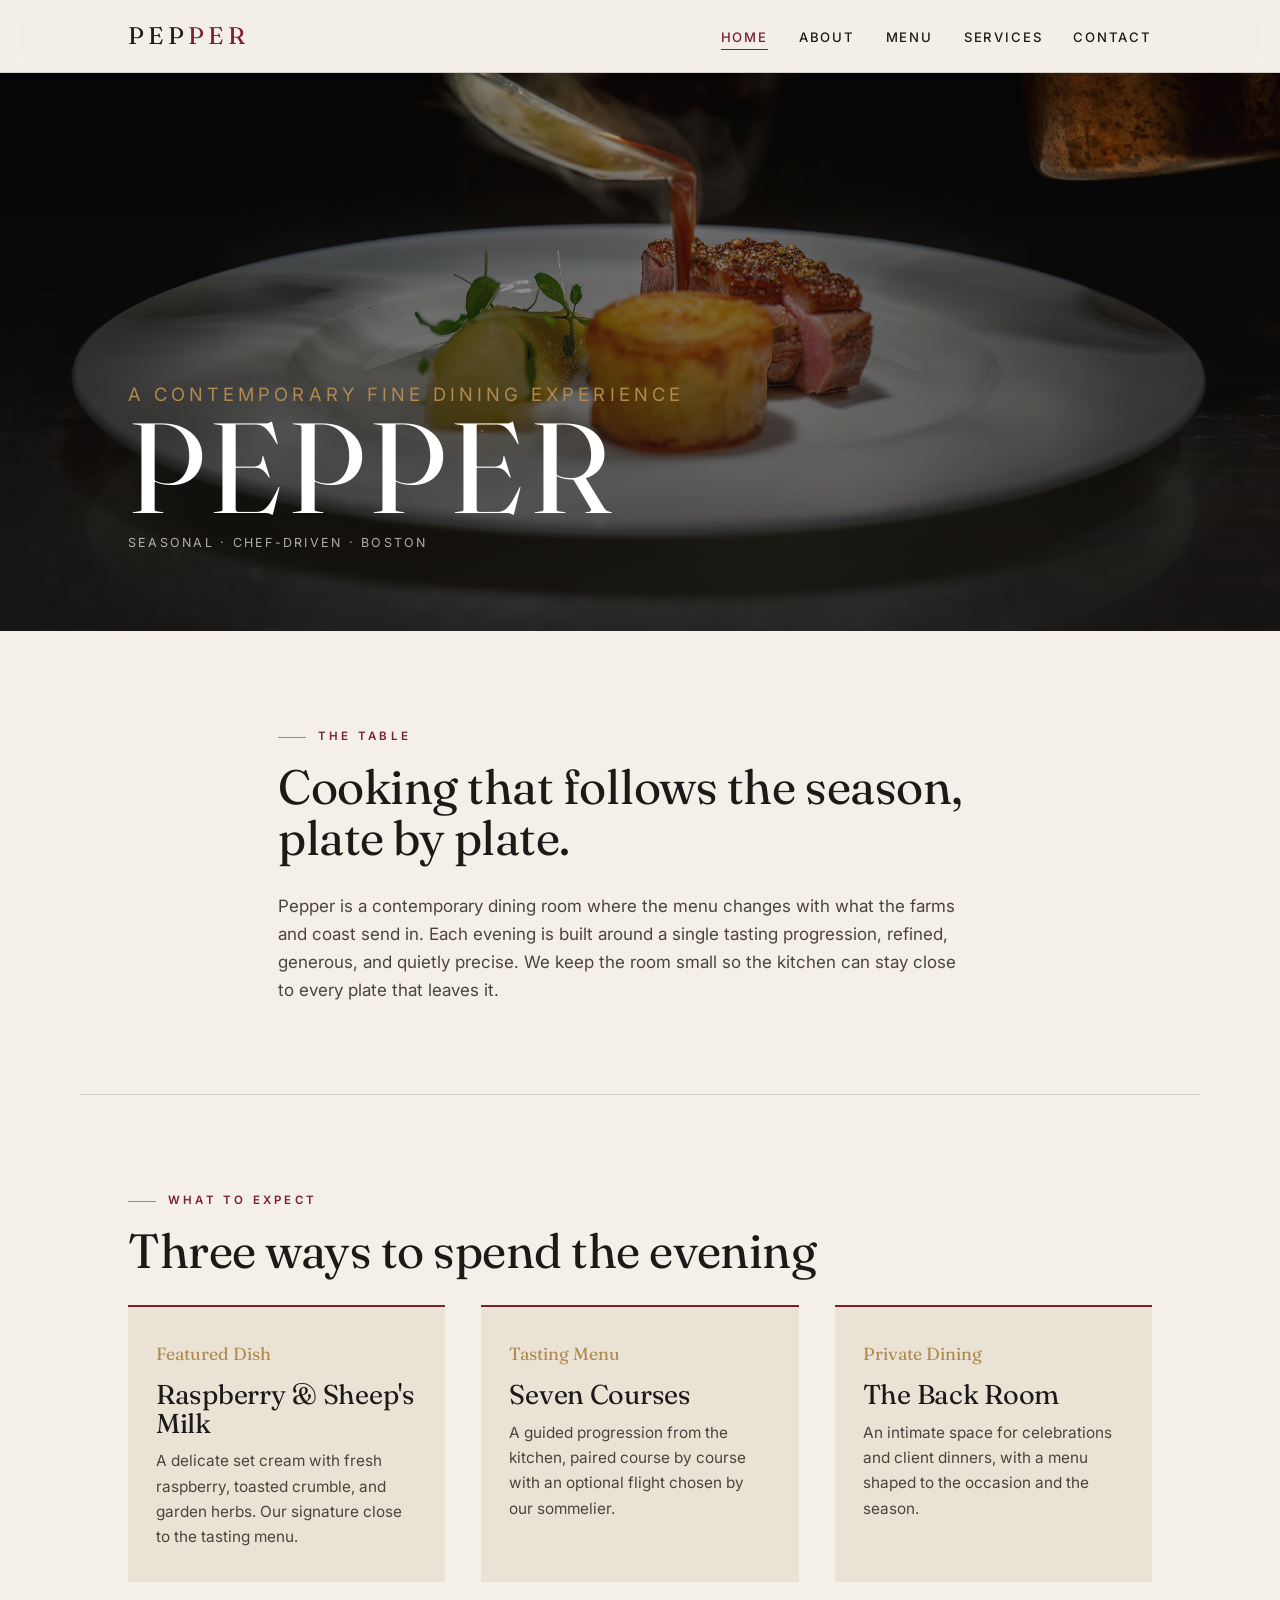
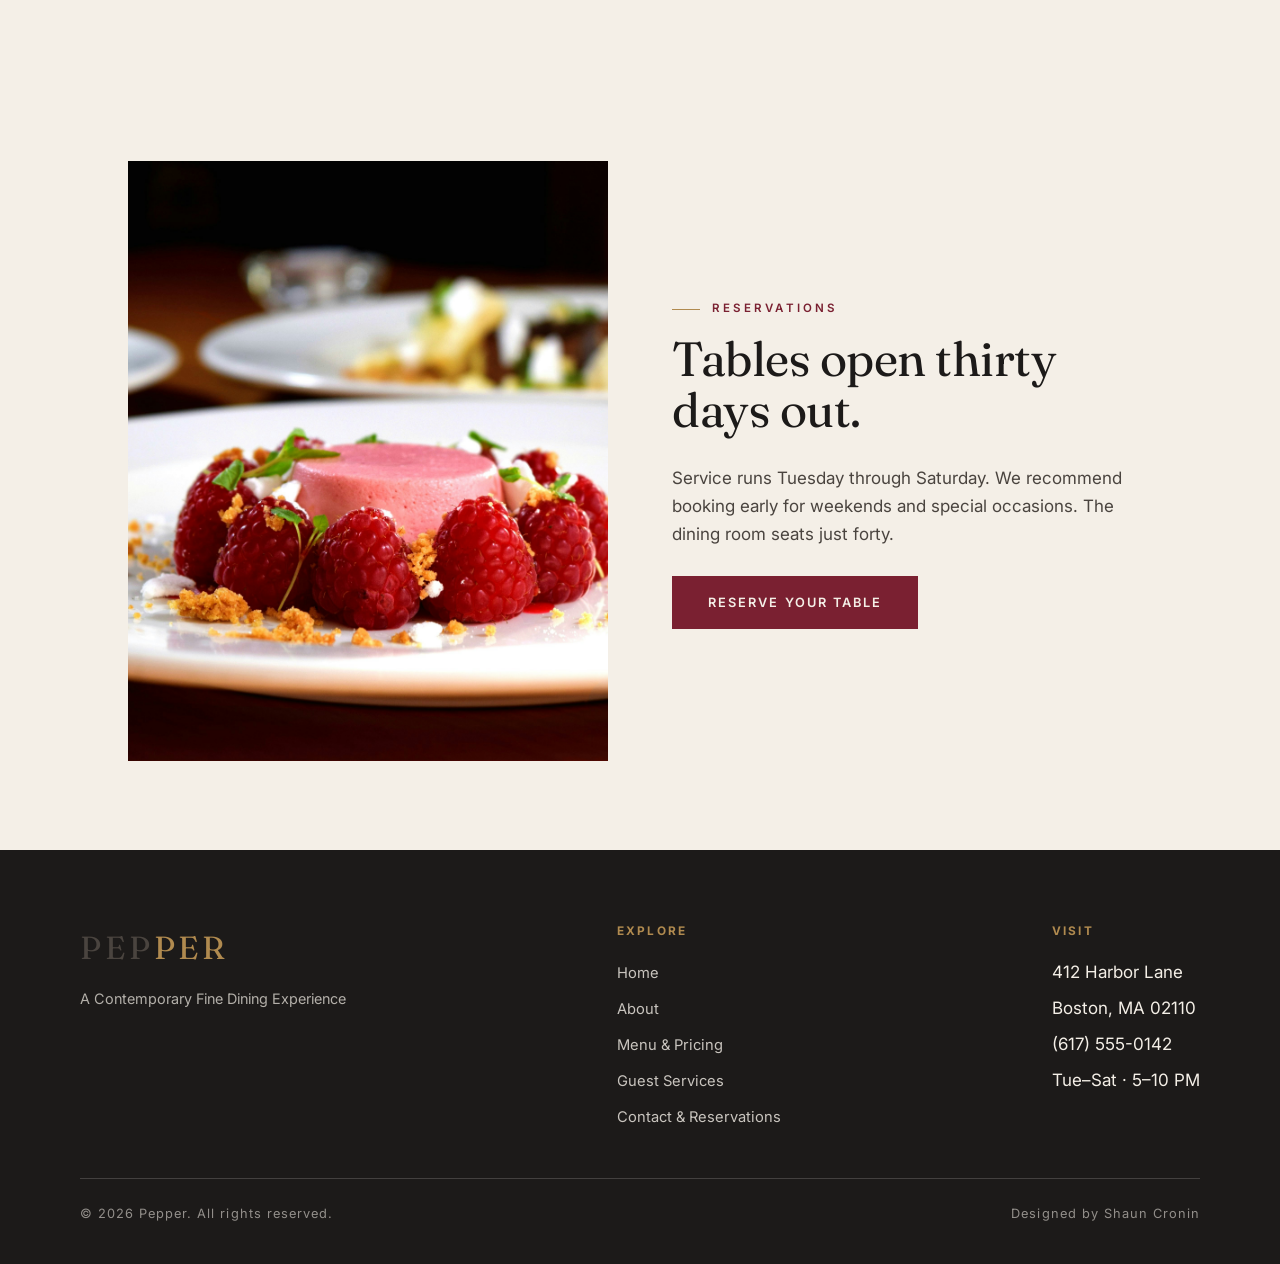
<file: index.html>
<!DOCTYPE html>
<html lang="en">
<head>
  <meta charset="UTF-8">
  <meta name="viewport" content="width=device-width, initial-scale=1.0">
  <meta name="description" content="Pepper, a contemporary fine dining experience built around seasonal ingredients and chef-driven tasting menus.">
  <title>Pepper | Contemporary Fine Dining</title>
  <link rel="preconnect" href="https://fonts.googleapis.com">
  <link rel="preconnect" href="https://fonts.gstatic.com" crossorigin>
  <link href="https://fonts.googleapis.com/css2?family=Fraunces:opsz,wght@9..144,400;9..144,500&family=Inter:wght@400;500;600&display=swap" rel="stylesheet">
  <link rel="stylesheet" href="css/styles.css">
</head>
<body>

  <!-- HEADER + NAV (consistent across all pages) -->
  <header class="site-head">
    <nav class="nav-inner" aria-label="Primary">
      <a href="index.html" class="brand-mark">Pep<span>per</span></a>
      <ul class="nav-menu">
        <li><a href="index.html" aria-current="page">Home</a></li>
        <li><a href="about.html">About</a></li>
        <li><a href="menu.html">Menu</a></li>
        <li><a href="services.html">Services</a></li>
        <li><a href="contact.html">Contact</a></li>
      </ul>
    </nav>
  </header>

  <main>
    <!-- HERO BANNER -->
    <section class="banner" aria-label="Welcome to Pepper">
      <div class="banner-inner">
        <p class="banner-sub rise">A Contemporary Fine Dining Experience</p>
        <h1 class="banner-title rise rise-2">Pepper</h1>
        <p class="banner-byline rise rise-3">Seasonal · Chef-Driven · Boston</p>
      </div>
    </section>

    <!-- INTRODUCTION -->
    <section class="wrap wrap--tight" aria-labelledby="intro-h">
      <p class="eyebrow">The Table</p>
      <h2 id="intro-h">Cooking that follows the season, plate by plate.</h2>
      <p>Pepper is a contemporary dining room where the menu changes with what the
        farms and coast send in. Each evening is built around a single tasting
        progression, refined, generous, and quietly precise. We keep the room
        small so the kitchen can stay close to every plate that leaves it.</p>
    </section>

    <hr class="divider">

    <!-- FEATURED EXPERIENCES -->
    <section class="wrap" aria-labelledby="feat-h">
      <p class="eyebrow">What to Expect</p>
      <h2 id="feat-h">Three ways to spend the evening</h2>
      <ul class="cards">
        <li class="card">
          <span class="card-num">Featured Dish</span>
          <h3>Raspberry &amp; Sheep's Milk</h3>
          <p>A delicate set cream with fresh raspberry, toasted crumble, and
            garden herbs. Our signature close to the tasting menu.</p>
        </li>
        <li class="card">
          <span class="card-num">Tasting Menu</span>
          <h3>Seven Courses</h3>
          <p>A guided progression from the kitchen, paired course by course with
            an optional flight chosen by our sommelier.</p>
        </li>
        <li class="card">
          <span class="card-num">Private Dining</span>
          <h3>The Back Room</h3>
          <p>An intimate space for celebrations and client dinners, with a menu
            shaped to the occasion and the season.</p>
        </li>
      </ul>
    </section>

    <!-- FEATURED IMAGE + CTA -->
    <section class="wrap" aria-labelledby="cta-h">
      <div class="split">
        <figure class="split-media">
          <img src="images/dessert-raspberry.jpg"
               alt="Raspberry set cream dessert ringed with fresh raspberries and herbs on a white plate">
        </figure>
        <div>
          <p class="eyebrow">Reservations</p>
          <h2 id="cta-h">Tables open thirty days out.</h2>
          <p>Service runs Tuesday through Saturday. We recommend booking early for
            weekends and special occasions. The dining room seats just forty.</p>
          <p style="margin-top:1.75rem;">
            <a href="contact.html" class="btn">Reserve Your Table</a>
          </p>
        </div>
      </div>
    </section>
  </main>

  <!-- FOOTER (consistent across all pages) -->
  <footer class="site-foot">
    <div class="foot-inner">
      <div>
        <p class="foot-brand">Pep<span>per</span></p>
        <p style="color:rgba(244,239,231,.7); margin-top:.75rem; font-size:.9rem;">
          A Contemporary Fine Dining Experience</p>
      </div>
      <div class="foot-col">
        <h4>Explore</h4>
        <ul>
          <li><a href="index.html">Home</a></li>
          <li><a href="about.html">About</a></li>
          <li><a href="menu.html">Menu &amp; Pricing</a></li>
          <li><a href="services.html">Guest Services</a></li>
          <li><a href="contact.html">Contact &amp; Reservations</a></li>
        </ul>
      </div>
      <div class="foot-col">
        <h4>Visit</h4>
        <ul>
          <li>412 Harbor Lane</li>
          <li>Boston, MA 02110</li>
          <li>(617) 555-0142</li>
          <li>Tue–Sat · 5–10 PM</li>
        </ul>
      </div>
    </div>
    <div class="foot-base">
      <span>&copy; 2026 Pepper. All rights reserved.</span>
      <span>Designed by Shaun Cronin</span>
    </div>
  </footer>

</body>
</html>
</file>
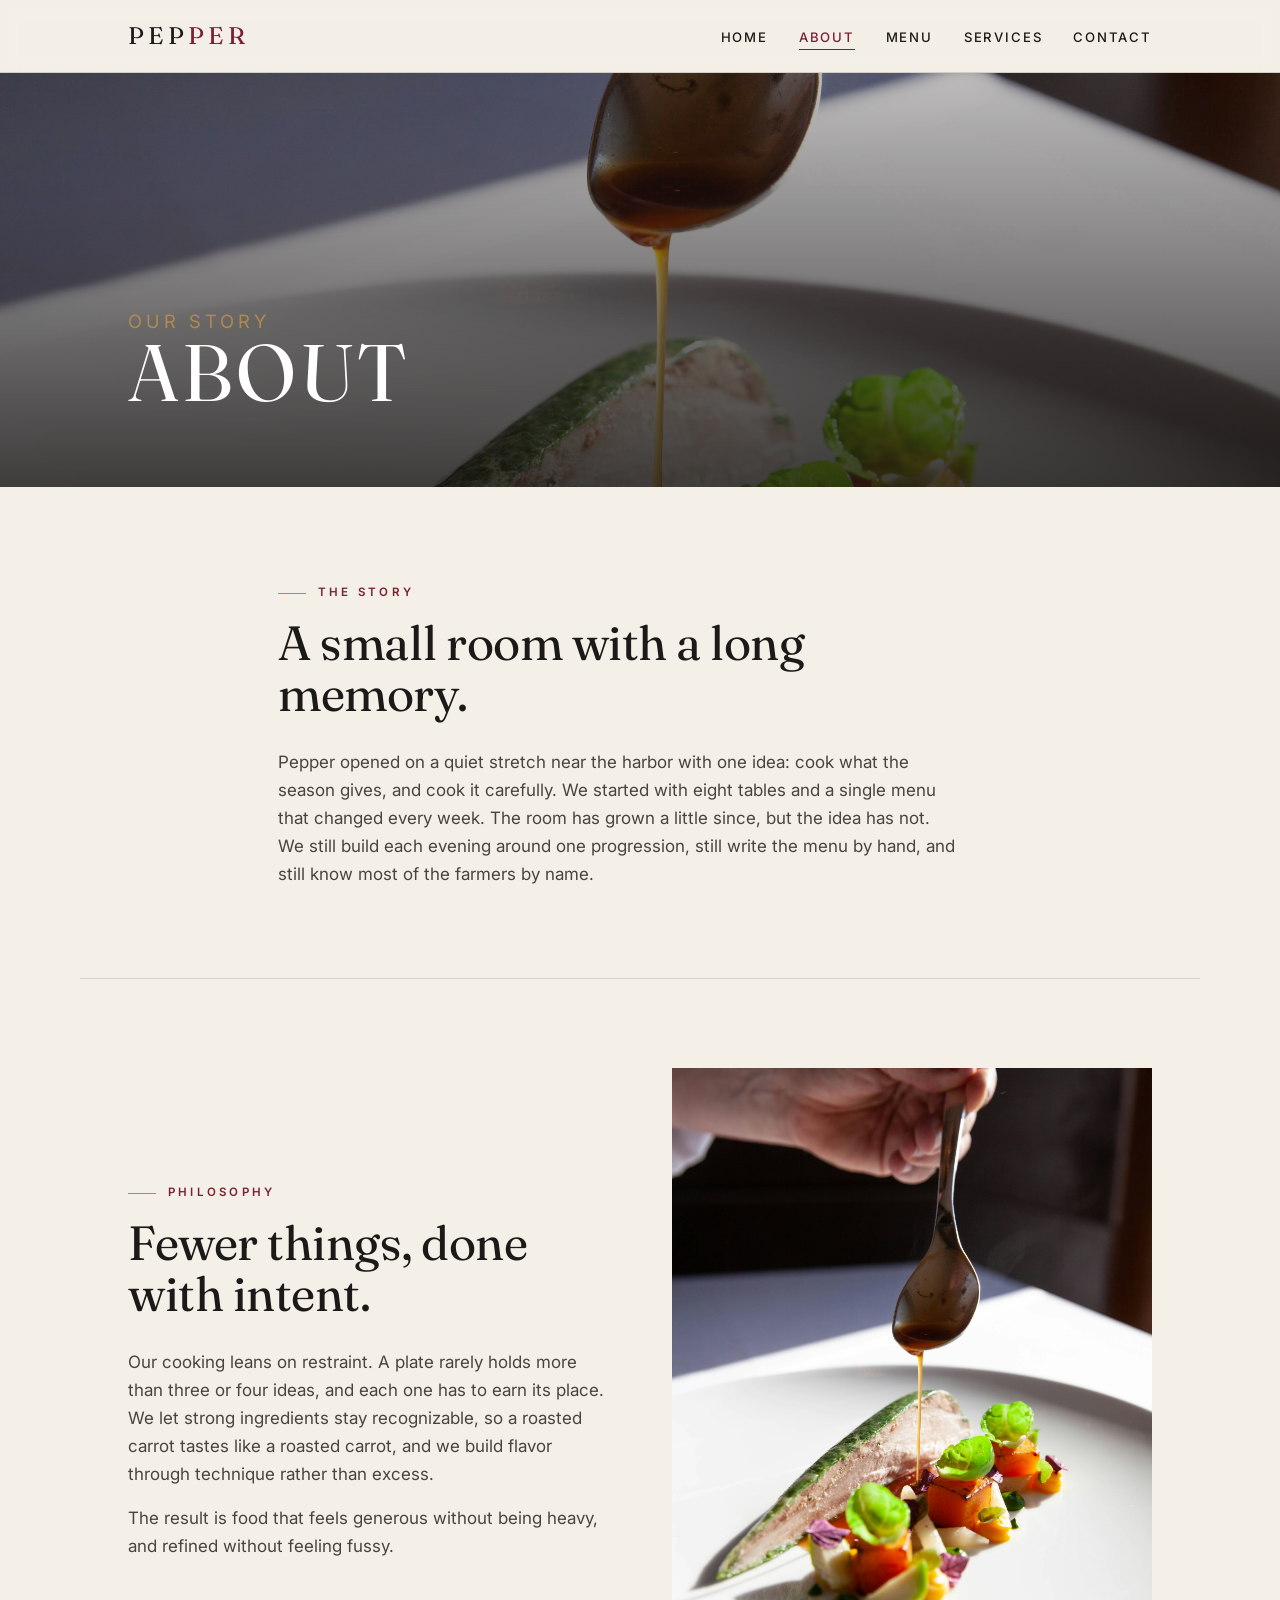
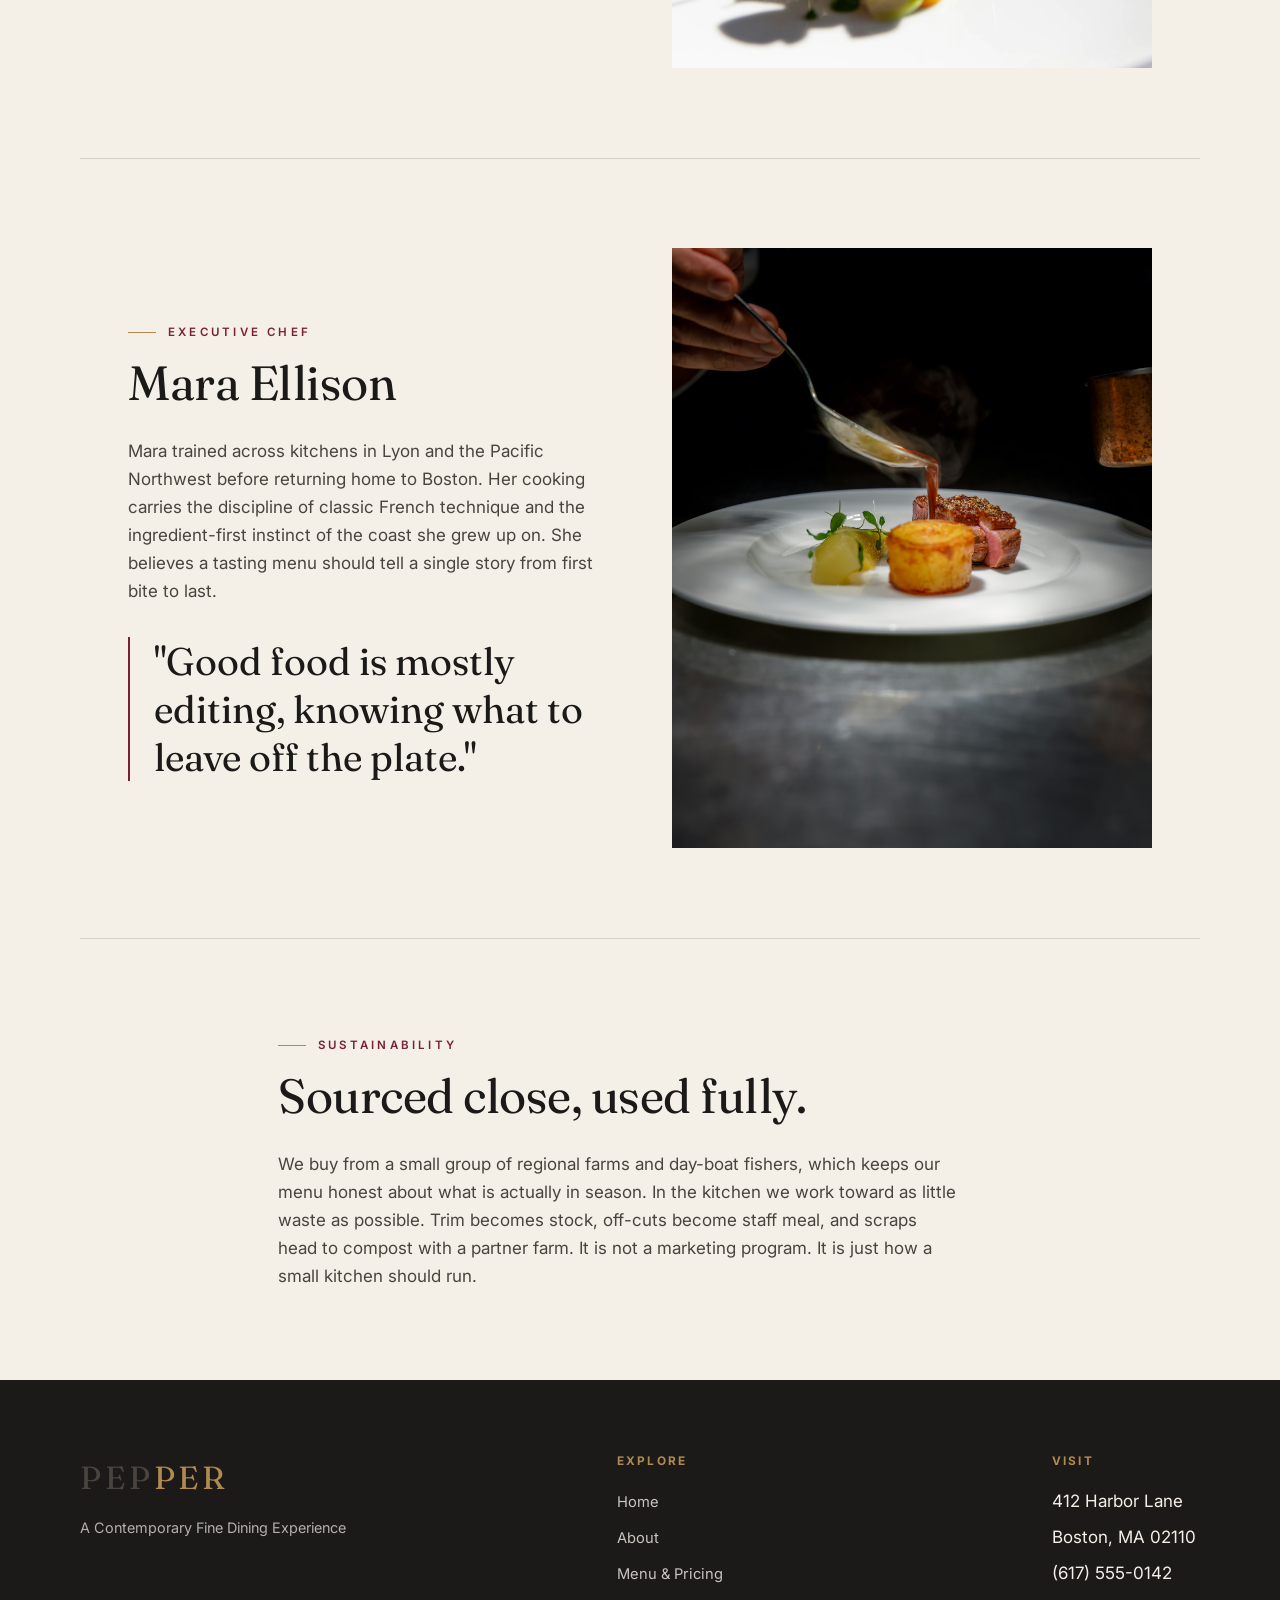
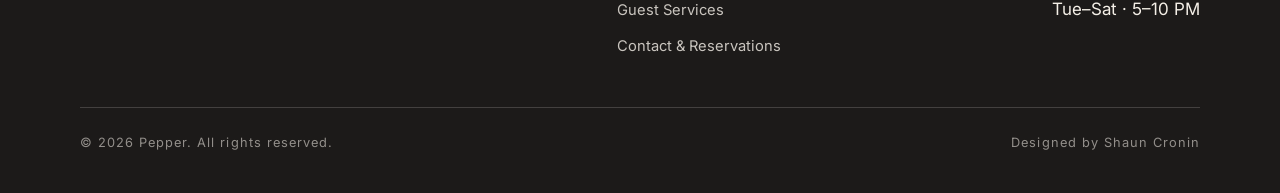
<file: about.html>
<!DOCTYPE html>
<html lang="en">
<head>
  <meta charset="UTF-8">
  <meta name="viewport" content="width=device-width, initial-scale=1.0">
  <meta name="description" content="The story behind Pepper, our culinary philosophy, executive chef, and commitment to seasonal, responsibly sourced ingredients.">
  <title>About | Pepper Fine Dining</title>
  <link rel="preconnect" href="https://fonts.googleapis.com">
  <link rel="preconnect" href="https://fonts.gstatic.com" crossorigin>
  <link href="https://fonts.googleapis.com/css2?family=Fraunces:opsz,wght@9..144,400;9..144,500&family=Inter:wght@400;500;600&display=swap" rel="stylesheet">
  <link rel="stylesheet" href="css/styles.css">
</head>
<body>

  <header class="site-head">
    <nav class="nav-inner" aria-label="Primary">
      <a href="index.html" class="brand-mark">Pep<span>per</span></a>
      <ul class="nav-menu">
        <li><a href="index.html">Home</a></li>
        <li><a href="about.html" aria-current="page">About</a></li>
        <li><a href="menu.html">Menu</a></li>
        <li><a href="services.html">Services</a></li>
        <li><a href="contact.html">Contact</a></li>
      </ul>
    </nav>
  </header>

  <main>
    <!-- PAGE BANNER -->
    <section class="banner banner--page banner--about" aria-label="About Pepper">
      <div class="banner-inner">
        <p class="banner-sub rise">Our Story</p>
        <h1 class="banner-title rise rise-2">About</h1>
      </div>
    </section>

    <!-- RESTAURANT STORY -->
    <section class="wrap wrap--tight" aria-labelledby="story-h">
      <p class="eyebrow">The Story</p>
      <h2 id="story-h">A small room with a long memory.</h2>
      <p>Pepper opened on a quiet stretch near the harbor with one idea: cook what
        the season gives, and cook it carefully. We started with eight tables and a
        single menu that changed every week. The room has grown a little since, but
        the idea has not. We still build each evening around one progression, still
        write the menu by hand, and still know most of the farmers by name.</p>
    </section>

    <hr class="divider">

    <!-- CULINARY PHILOSOPHY -->
    <section class="wrap" aria-labelledby="phil-h">
      <div class="split split--reverse">
        <figure class="split-media">
          <img src="images/chef-saucing.jpg"
               alt="A chef finishing a plate of fish with a spooned sauce and brussels sprout leaves">
        </figure>
        <div>
          <p class="eyebrow">Philosophy</p>
          <h2 id="phil-h">Fewer things, done with intent.</h2>
          <p>Our cooking leans on restraint. A plate rarely holds more than three or
            four ideas, and each one has to earn its place. We let strong ingredients
            stay recognizable, so a roasted carrot tastes like a roasted carrot, and
            we build flavor through technique rather than excess.</p>
          <p style="margin-top:1rem;">The result is food that feels generous without
            being heavy, and refined without feeling fussy.</p>
        </div>
      </div>
    </section>

    <hr class="divider">

    <!-- EXECUTIVE CHEF -->
    <section class="wrap" aria-labelledby="chef-h">
      <div class="split">
        <article>
          <p class="eyebrow">Executive Chef</p>
          <h2 id="chef-h">Mara Ellison</h2>
          <p>Mara trained across kitchens in Lyon and the Pacific Northwest before
            returning home to Boston. Her cooking carries the discipline of classic
            French technique and the ingredient-first instinct of the coast she grew
            up on. She believes a tasting menu should tell a single story from first
            bite to last.</p>
          <aside class="pullquote" style="margin-top:2rem;">
            "Good food is mostly editing, knowing what to leave off the plate."
          </aside>
        </article>
        <figure class="split-media">
          <img src="images/hero-plating.jpg"
               alt="A finished plate of seared meat, potato, and herbs being sauced at the pass">
          <figcaption>At the pass during evening service</figcaption>
        </figure>
      </div>
    </section>

    <hr class="divider">

    <!-- SUSTAINABILITY -->
    <section class="wrap wrap--tight" aria-labelledby="sus-h">
      <p class="eyebrow">Sustainability</p>
      <h2 id="sus-h">Sourced close, used fully.</h2>
      <p>We buy from a small group of regional farms and day-boat fishers, which
        keeps our menu honest about what is actually in season. In the kitchen we
        work toward as little waste as possible. Trim becomes stock, off-cuts become
        staff meal, and scraps head to compost with a partner farm. It is not a
        marketing program. It is just how a small kitchen should run.</p>
    </section>
  </main>

  <footer class="site-foot">
    <div class="foot-inner">
      <div>
        <p class="foot-brand">Pep<span>per</span></p>
        <p style="color:rgba(244,239,231,.7); margin-top:.75rem; font-size:.9rem;">
          A Contemporary Fine Dining Experience</p>
      </div>
      <div class="foot-col">
        <h4>Explore</h4>
        <ul>
          <li><a href="index.html">Home</a></li>
          <li><a href="about.html">About</a></li>
          <li><a href="menu.html">Menu &amp; Pricing</a></li>
          <li><a href="services.html">Guest Services</a></li>
          <li><a href="contact.html">Contact &amp; Reservations</a></li>
        </ul>
      </div>
      <div class="foot-col">
        <h4>Visit</h4>
        <ul>
          <li>412 Harbor Lane</li>
          <li>Boston, MA 02110</li>
          <li>(617) 555-0142</li>
          <li>Tue–Sat · 5–10 PM</li>
        </ul>
      </div>
    </div>
    <div class="foot-base">
      <span>&copy; 2026 Pepper. All rights reserved.</span>
      <span>Designed by Shaun Cronin</span>
    </div>
  </footer>

</body>
</html>
</file>
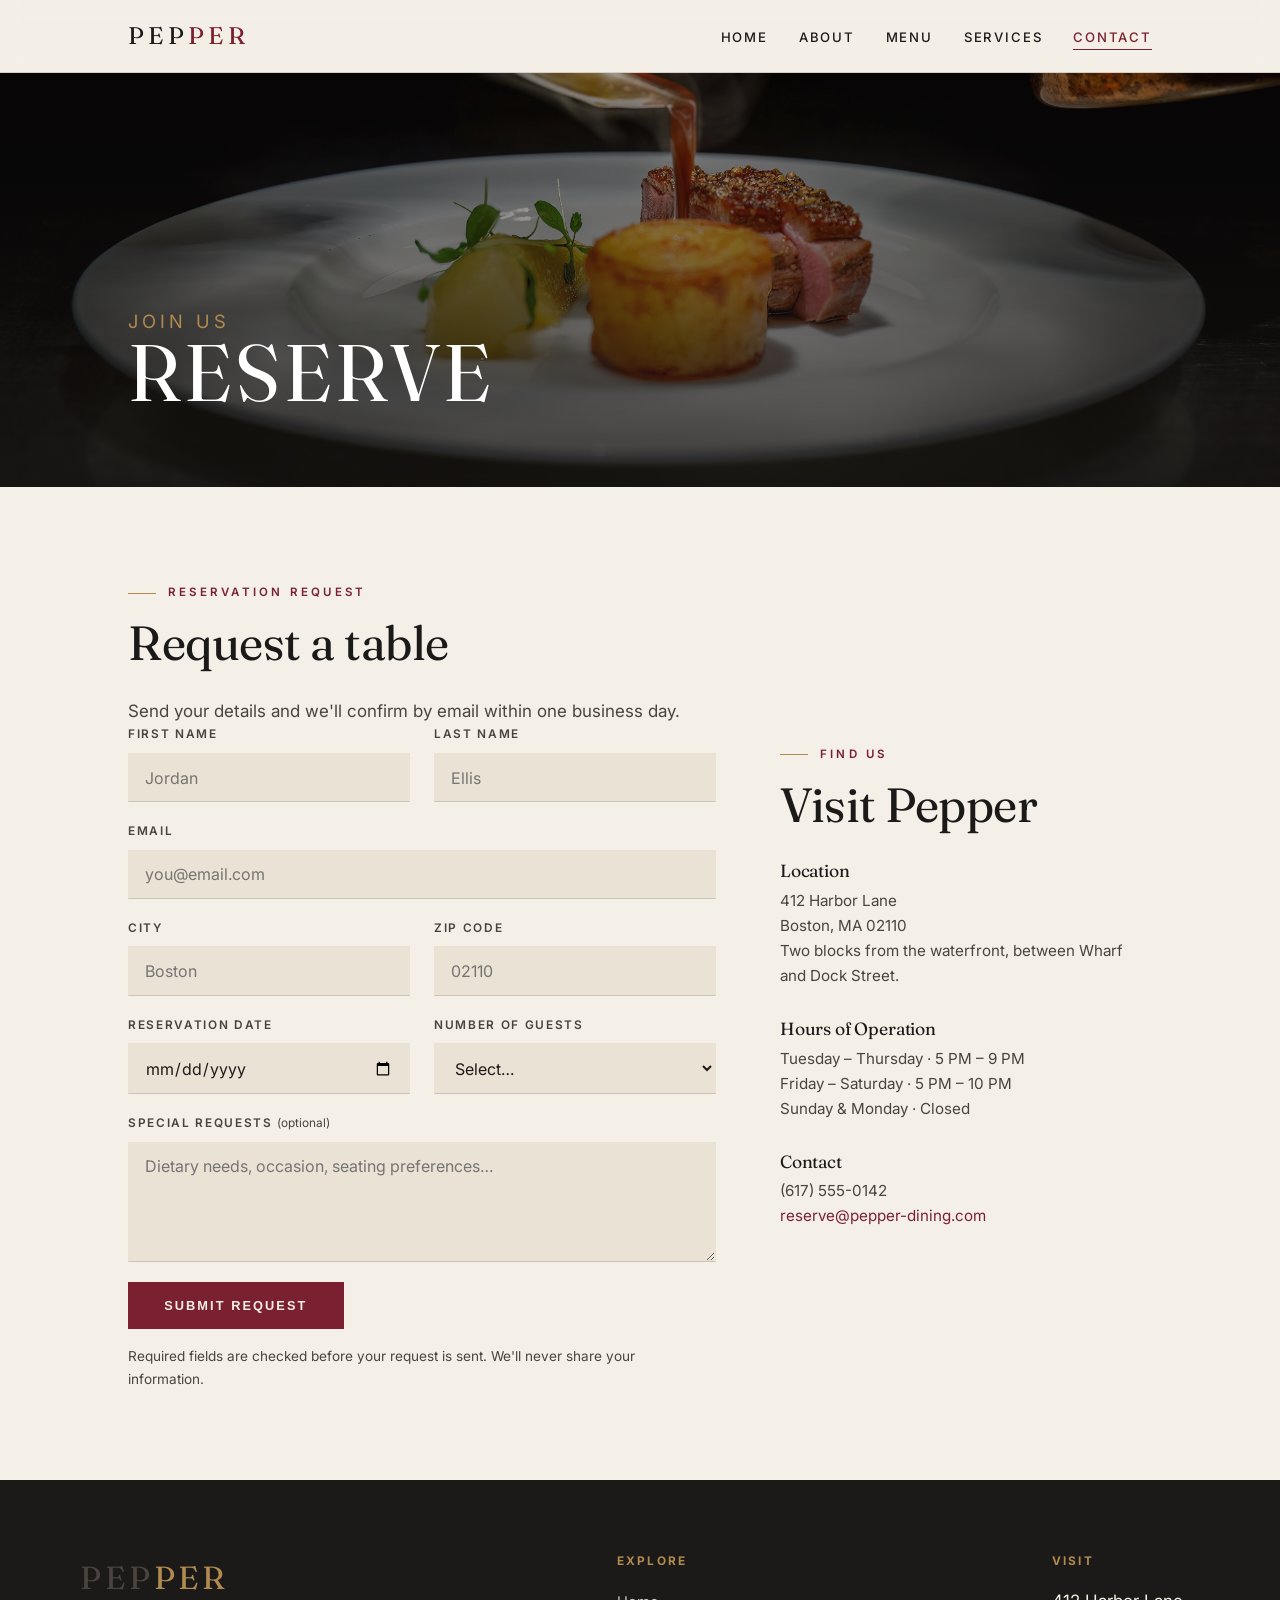
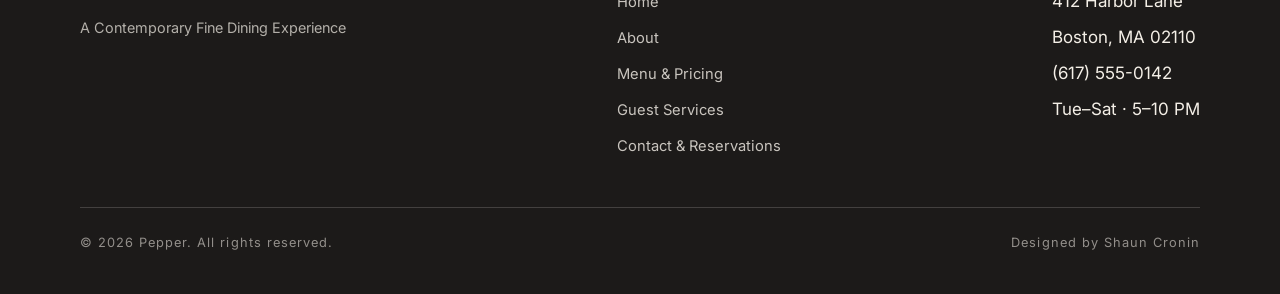
<file: contact.html>
<!DOCTYPE html>
<html lang="en">
<head>
  <meta charset="UTF-8">
  <meta name="viewport" content="width=device-width, initial-scale=1.0">
  <meta name="description" content="Request a reservation at Pepper. Find our location, hours of operation, and submit special requests.">
  <title>Contact &amp; Reservations | Pepper Fine Dining</title>
  <link rel="preconnect" href="https://fonts.googleapis.com">
  <link rel="preconnect" href="https://fonts.gstatic.com" crossorigin>
  <link href="https://fonts.googleapis.com/css2?family=Fraunces:opsz,wght@9..144,400;9..144,500&family=Inter:wght@400;500;600&display=swap" rel="stylesheet">
  <link rel="stylesheet" href="css/styles.css">
</head>
<body>

  <header class="site-head">
    <nav class="nav-inner" aria-label="Primary">
      <a href="index.html" class="brand-mark">Pep<span>per</span></a>
      <ul class="nav-menu">
        <li><a href="index.html">Home</a></li>
        <li><a href="about.html">About</a></li>
        <li><a href="menu.html">Menu</a></li>
        <li><a href="services.html">Services</a></li>
        <li><a href="contact.html" aria-current="page">Contact</a></li>
      </ul>
    </nav>
  </header>

  <main>
    <section class="banner banner--page banner--contact" aria-label="Contact and reservations">
      <div class="banner-inner">
        <p class="banner-sub rise">Join Us</p>
        <h1 class="banner-title rise rise-2">Reserve</h1>
      </div>
    </section>

    <section class="wrap" aria-labelledby="form-h">
      <div class="split">
        <!-- RESERVATION FORM -->
        <article>
          <p class="eyebrow">Reservation Request</p>
          <h2 id="form-h">Request a table</h2>
          <p>Send your details and we'll confirm by email within one business day.</p>

          <!-- Native HTML5 validation: required, type, pattern, minlength, min -->
          <form id="reservation-form" class="form-grid">
            <div class="field">
              <label for="firstName">First Name</label>
              <input type="text" id="firstName" name="firstName" autocomplete="given-name"
                     required minlength="2" maxlength="40"
                     placeholder="Jordan">
            </div>
            <div class="field">
              <label for="lastName">Last Name</label>
              <input type="text" id="lastName" name="lastName" autocomplete="family-name"
                     required minlength="2" maxlength="40"
                     placeholder="Ellis">
            </div>
            <div class="field field--full">
              <label for="email">Email</label>
              <input type="email" id="email" name="email" autocomplete="email"
                     required placeholder="you@email.com">
            </div>
            <div class="field">
              <label for="city">City</label>
              <input type="text" id="city" name="city" autocomplete="address-level2"
                     required minlength="2" maxlength="60" placeholder="Boston">
            </div>
            <div class="field">
              <label for="zip">Zip Code</label>
              <input type="text" id="zip" name="zip" autocomplete="postal-code"
                     inputmode="numeric" required
                     pattern="\d{5}(-\d{4})?"
                     title="Enter a 5-digit ZIP code (e.g. 02110)."
                     placeholder="02110">
            </div>
            <div class="field">
              <label for="date">Reservation Date</label>
              <input type="date" id="date" name="date" required>
            </div>
            <div class="field">
              <label for="guests">Number of Guests</label>
              <select id="guests" name="guests" required>
                <option value="" disabled selected>Select…</option>
                <option>1</option><option>2</option><option>3</option>
                <option>4</option><option>5</option><option>6</option>
                <option>7+ (private dining)</option>
              </select>
            </div>
            <div class="field field--full">
              <label for="requests">Special Requests <span class="optional">(optional)</span></label>
              <textarea id="requests" name="requests" maxlength="500"
                        placeholder="Dietary needs, occasion, seating preferences…"></textarea>
            </div>
            <div class="field--full">
              <button type="submit" class="btn">Submit Request</button>
              <p class="form-note">Required fields are checked before your request is sent. We'll never share your information.</p>
            </div>
          </form>
          <p class="form-success" id="form-success" role="status">
            Thank you. Your reservation request has been received. We'll be in touch shortly.
          </p>
        </article>

        <!-- LOCATION + HOURS -->
        <aside>
          <p class="eyebrow">Find Us</p>
          <h2>Visit Pepper</h2>
          <div class="info-grid" style="grid-template-columns:1fr;">
            <section>
              <h3>Location</h3>
              <p>412 Harbor Lane<br>Boston, MA 02110<br>Two blocks from the waterfront,
                between Wharf and Dock Street.</p>
            </section>
            <section>
              <h3>Hours of Operation</h3>
              <p>Tuesday – Thursday · 5 PM – 9 PM<br>
                 Friday – Saturday · 5 PM – 10 PM<br>
                 Sunday &amp; Monday · Closed</p>
            </section>
            <section>
              <h3>Contact</h3>
              <p>(617) 555-0142<br>
                 <a href="mailto:reserve@pepper-dining.com">reserve@pepper-dining.com</a></p>
            </section>
          </div>
        </aside>
      </div>
    </section>
  </main>

  <footer class="site-foot">
    <div class="foot-inner">
      <div>
        <p class="foot-brand">Pep<span>per</span></p>
        <p style="color:rgba(244,239,231,.7); margin-top:.75rem; font-size:.9rem;">
          A Contemporary Fine Dining Experience</p>
      </div>
      <div class="foot-col">
        <h4>Explore</h4>
        <ul>
          <li><a href="index.html">Home</a></li>
          <li><a href="about.html">About</a></li>
          <li><a href="menu.html">Menu &amp; Pricing</a></li>
          <li><a href="services.html">Guest Services</a></li>
          <li><a href="contact.html">Contact &amp; Reservations</a></li>
        </ul>
      </div>
      <div class="foot-col">
        <h4>Visit</h4>
        <ul>
          <li>412 Harbor Lane</li>
          <li>Boston, MA 02110</li>
          <li>(617) 555-0142</li>
          <li>Tue–Sat · 5–10 PM</li>
        </ul>
      </div>
    </div>
    <div class="foot-base">
      <span>&copy; 2026 Pepper. All rights reserved.</span>
      <span>Designed by Shaun Cronin</span>
    </div>
  </footer>

  <script src="js/validation.js"></script>
</body>
</html>
</file>
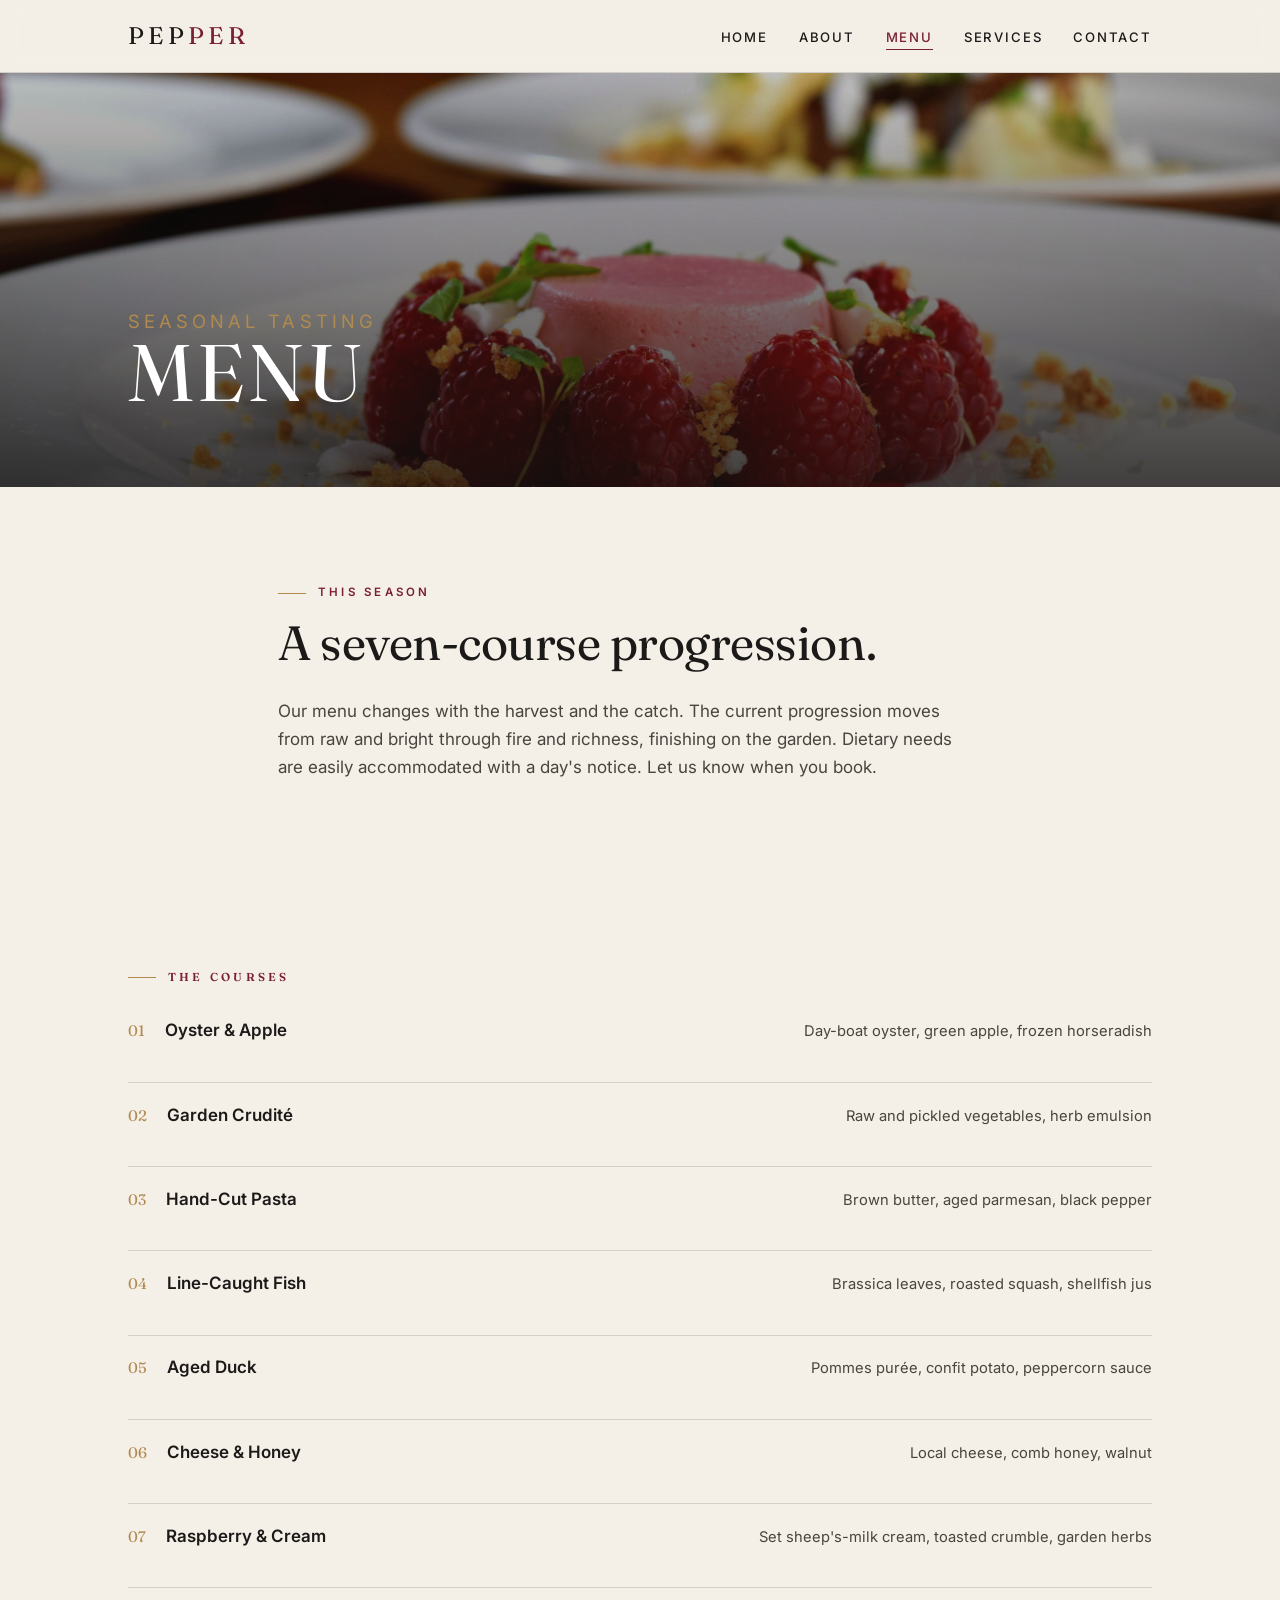
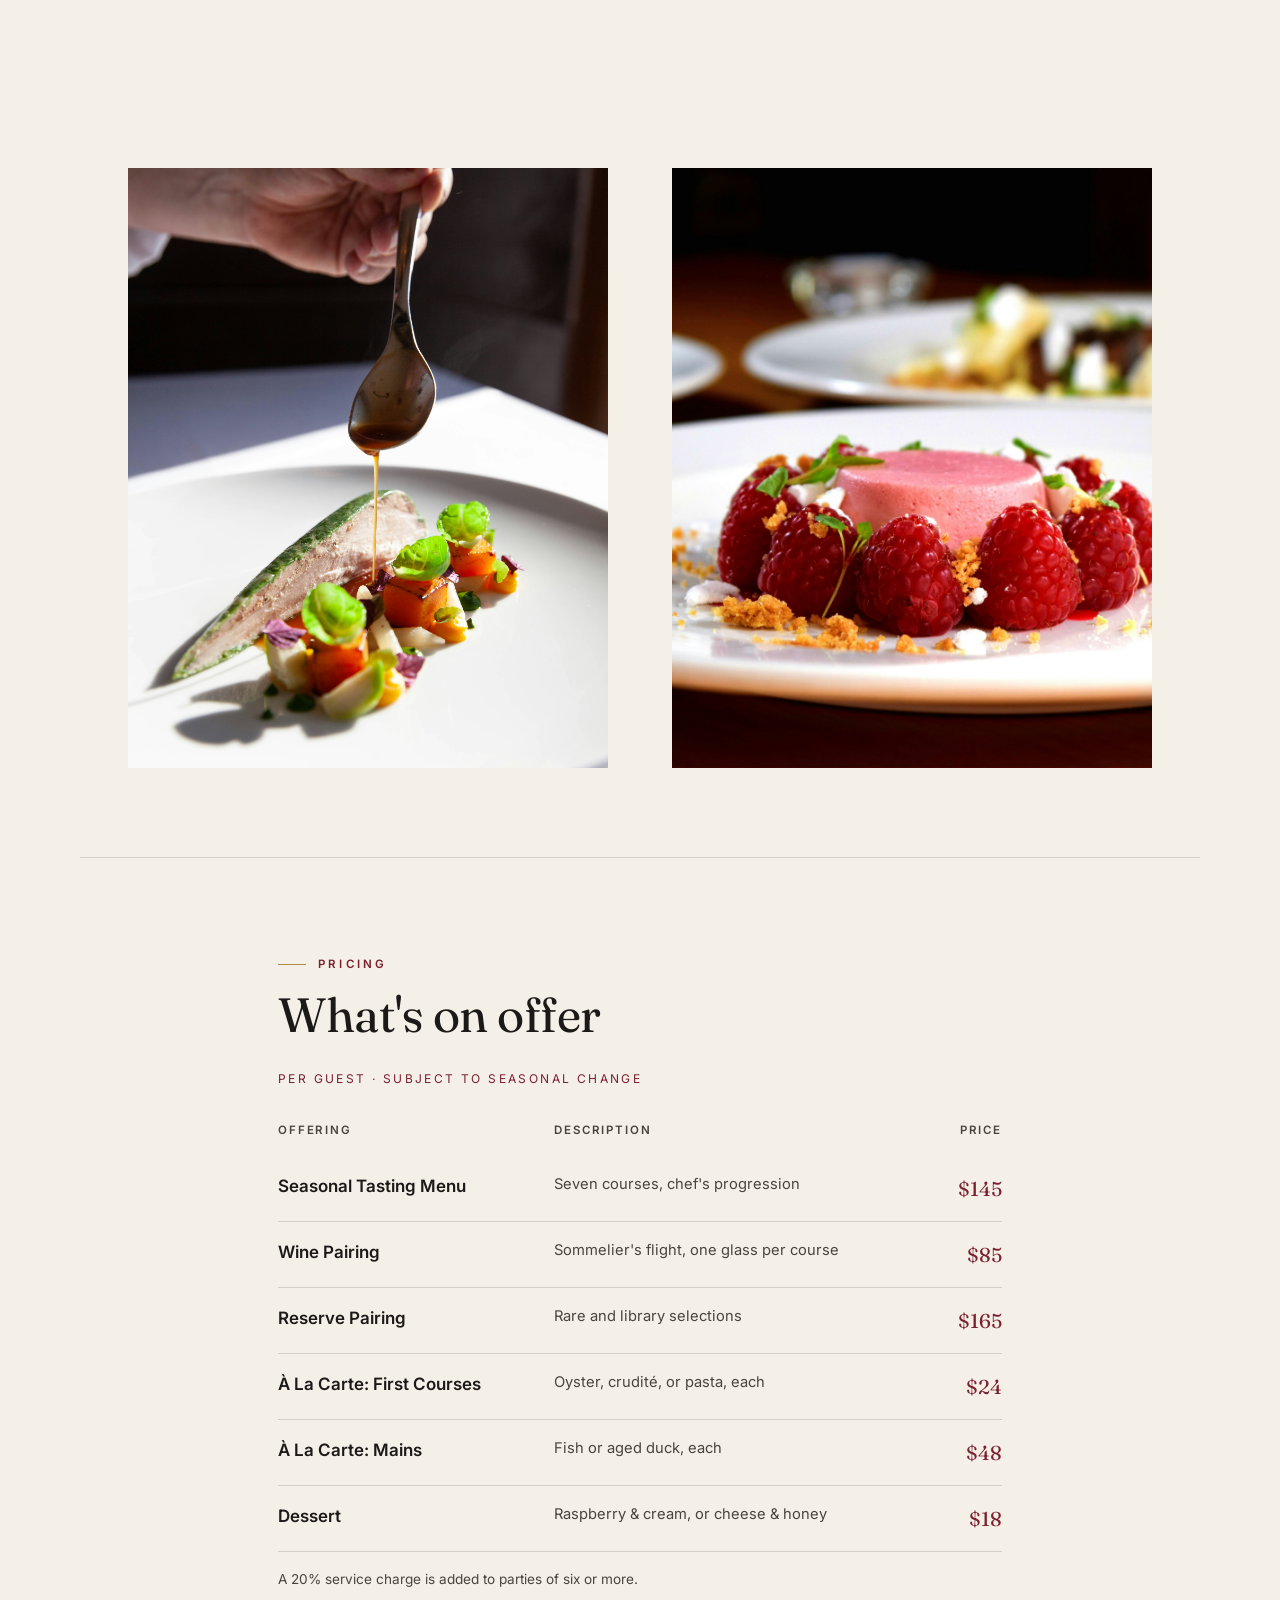
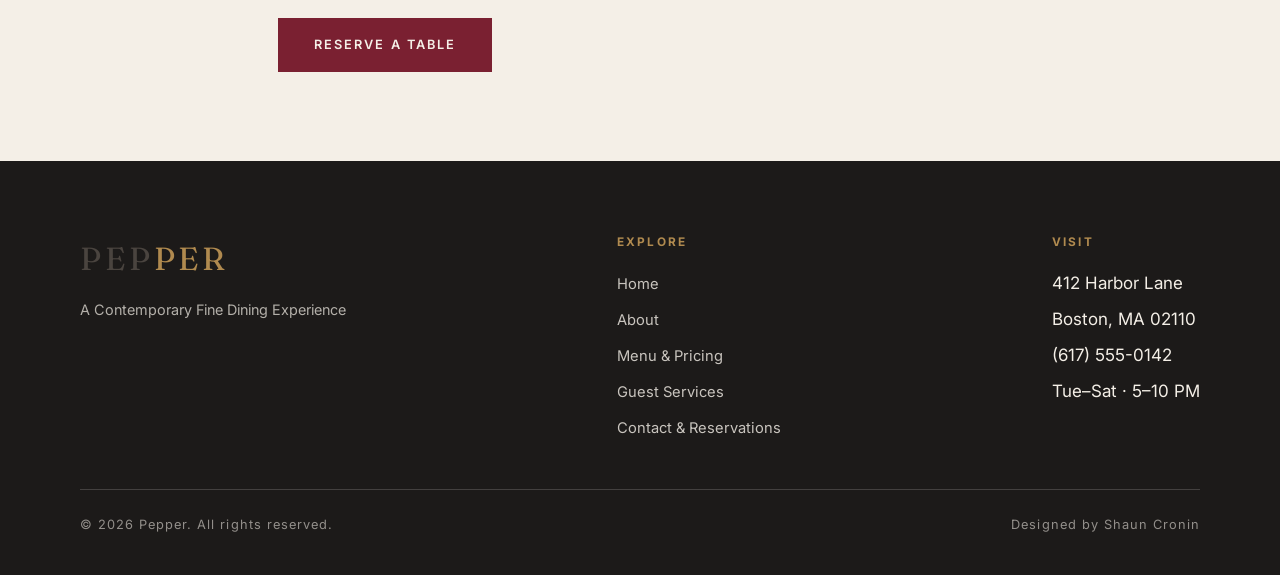
<file: menu.html>
<!DOCTYPE html>
<html lang="en">
<head>
  <meta charset="UTF-8">
  <meta name="viewport" content="width=device-width, initial-scale=1.0">
  <meta name="description" content="Pepper's seasonal tasting menu, à la carte selections, and wine pairings, with current pricing.">
  <title>Menu &amp; Pricing | Pepper Fine Dining</title>
  <link rel="preconnect" href="https://fonts.googleapis.com">
  <link rel="preconnect" href="https://fonts.gstatic.com" crossorigin>
  <link href="https://fonts.googleapis.com/css2?family=Fraunces:opsz,wght@9..144,400;9..144,500&family=Inter:wght@400;500;600&display=swap" rel="stylesheet">
  <link rel="stylesheet" href="css/styles.css">
</head>
<body>

  <header class="site-head">
    <nav class="nav-inner" aria-label="Primary">
      <a href="index.html" class="brand-mark">Pep<span>per</span></a>
      <ul class="nav-menu">
        <li><a href="index.html">Home</a></li>
        <li><a href="about.html">About</a></li>
        <li><a href="menu.html" aria-current="page">Menu</a></li>
        <li><a href="services.html">Services</a></li>
        <li><a href="contact.html">Contact</a></li>
      </ul>
    </nav>
  </header>

  <main>
    <section class="banner banner--page banner--menu" aria-label="Pepper menu">
      <div class="banner-inner">
        <p class="banner-sub rise">Seasonal Tasting</p>
        <h1 class="banner-title rise rise-2">Menu</h1>
      </div>
    </section>

    <!-- TASTING MENU DESCRIPTION -->
    <section class="wrap wrap--tight" aria-labelledby="tasting-h">
      <p class="eyebrow">This Season</p>
      <h2 id="tasting-h">A seven-course progression.</h2>
      <p>Our menu changes with the harvest and the catch. The current progression
        moves from raw and bright through fire and richness, finishing on the garden.
        Dietary needs are easily accommodated with a day's notice. Let us know when
        you book.</p>
    </section>

    <!-- COURSE SEQUENCE (numbered: a true ordered sequence) -->
    <section class="wrap" aria-labelledby="courses-h">
      <h2 id="courses-h" class="eyebrow" style="font-size:.72rem;">The Courses</h2>
      <ol class="courses">
        <li><span class="course-name">Oyster &amp; Apple</span>
            <span class="course-desc">Day-boat oyster, green apple, frozen horseradish</span>
            <span class="course-price"></span></li>
        <li><span class="course-name">Garden Crudité</span>
            <span class="course-desc">Raw and pickled vegetables, herb emulsion</span>
            <span class="course-price"></span></li>
        <li><span class="course-name">Hand-Cut Pasta</span>
            <span class="course-desc">Brown butter, aged parmesan, black pepper</span>
            <span class="course-price"></span></li>
        <li><span class="course-name">Line-Caught Fish</span>
            <span class="course-desc">Brassica leaves, roasted squash, shellfish jus</span>
            <span class="course-price"></span></li>
        <li><span class="course-name">Aged Duck</span>
            <span class="course-desc">Pommes purée, confit potato, peppercorn sauce</span>
            <span class="course-price"></span></li>
        <li><span class="course-name">Cheese &amp; Honey</span>
            <span class="course-desc">Local cheese, comb honey, walnut</span>
            <span class="course-price"></span></li>
        <li><span class="course-name">Raspberry &amp; Cream</span>
            <span class="course-desc">Set sheep's-milk cream, toasted crumble, garden herbs</span>
            <span class="course-price"></span></li>
      </ol>
    </section>

    <!-- FOOD PHOTOGRAPHY -->
    <section class="wrap" aria-label="Food photography">
      <div class="split">
        <figure class="split-media">
          <img src="images/chef-saucing.jpg" alt="Line-caught fish finished with a spooned jus and brussels leaves">
          <figcaption>Fourth course: line-caught fish</figcaption>
        </figure>
        <figure class="split-media">
          <img src="images/dessert-raspberry.jpg" alt="Raspberry and sheep's-milk cream dessert with toasted crumble">
          <figcaption>Final course: raspberry &amp; cream</figcaption>
        </figure>
      </div>
    </section>

    <hr class="divider">

    <!-- PRICING TABLE (border-free, responsive) -->
    <section class="wrap wrap--tight" aria-labelledby="pricing-h">
      <p class="eyebrow">Pricing</p>
      <h2 id="pricing-h">What's on offer</h2>
      <table class="price-table">
        <caption>Per guest · subject to seasonal change</caption>
        <thead>
          <tr>
            <th scope="col">Offering</th>
            <th scope="col">Description</th>
            <th scope="col" style="text-align:right;">Price</th>
          </tr>
        </thead>
        <tbody>
          <tr>
            <td class="item">Seasonal Tasting Menu</td>
            <td class="desc">Seven courses, chef's progression</td>
            <td class="price">$145</td>
          </tr>
          <tr>
            <td class="item">Wine Pairing</td>
            <td class="desc">Sommelier's flight, one glass per course</td>
            <td class="price">$85</td>
          </tr>
          <tr>
            <td class="item">Reserve Pairing</td>
            <td class="desc">Rare and library selections</td>
            <td class="price">$165</td>
          </tr>
          <tr>
            <td class="item">À La Carte: First Courses</td>
            <td class="desc">Oyster, crudité, or pasta, each</td>
            <td class="price">$24</td>
          </tr>
          <tr>
            <td class="item">À La Carte: Mains</td>
            <td class="desc">Fish or aged duck, each</td>
            <td class="price">$48</td>
          </tr>
          <tr>
            <td class="item">Dessert</td>
            <td class="desc">Raspberry &amp; cream, or cheese &amp; honey</td>
            <td class="price">$18</td>
          </tr>
        </tbody>
      </table>
      <p class="form-note">A 20% service charge is added to parties of six or more.</p>
      <p style="margin-top:1.75rem;"><a href="contact.html" class="btn">Reserve a Table</a></p>
    </section>
  </main>

  <footer class="site-foot">
    <div class="foot-inner">
      <div>
        <p class="foot-brand">Pep<span>per</span></p>
        <p style="color:rgba(244,239,231,.7); margin-top:.75rem; font-size:.9rem;">
          A Contemporary Fine Dining Experience</p>
      </div>
      <div class="foot-col">
        <h4>Explore</h4>
        <ul>
          <li><a href="index.html">Home</a></li>
          <li><a href="about.html">About</a></li>
          <li><a href="menu.html">Menu &amp; Pricing</a></li>
          <li><a href="services.html">Guest Services</a></li>
          <li><a href="contact.html">Contact &amp; Reservations</a></li>
        </ul>
      </div>
      <div class="foot-col">
        <h4>Visit</h4>
        <ul>
          <li>412 Harbor Lane</li>
          <li>Boston, MA 02110</li>
          <li>(617) 555-0142</li>
          <li>Tue–Sat · 5–10 PM</li>
        </ul>
      </div>
    </div>
    <div class="foot-base">
      <span>&copy; 2026 Pepper. All rights reserved.</span>
      <span>Designed by Shaun Cronin</span>
    </div>
  </footer>

</body>
</html>
</file>
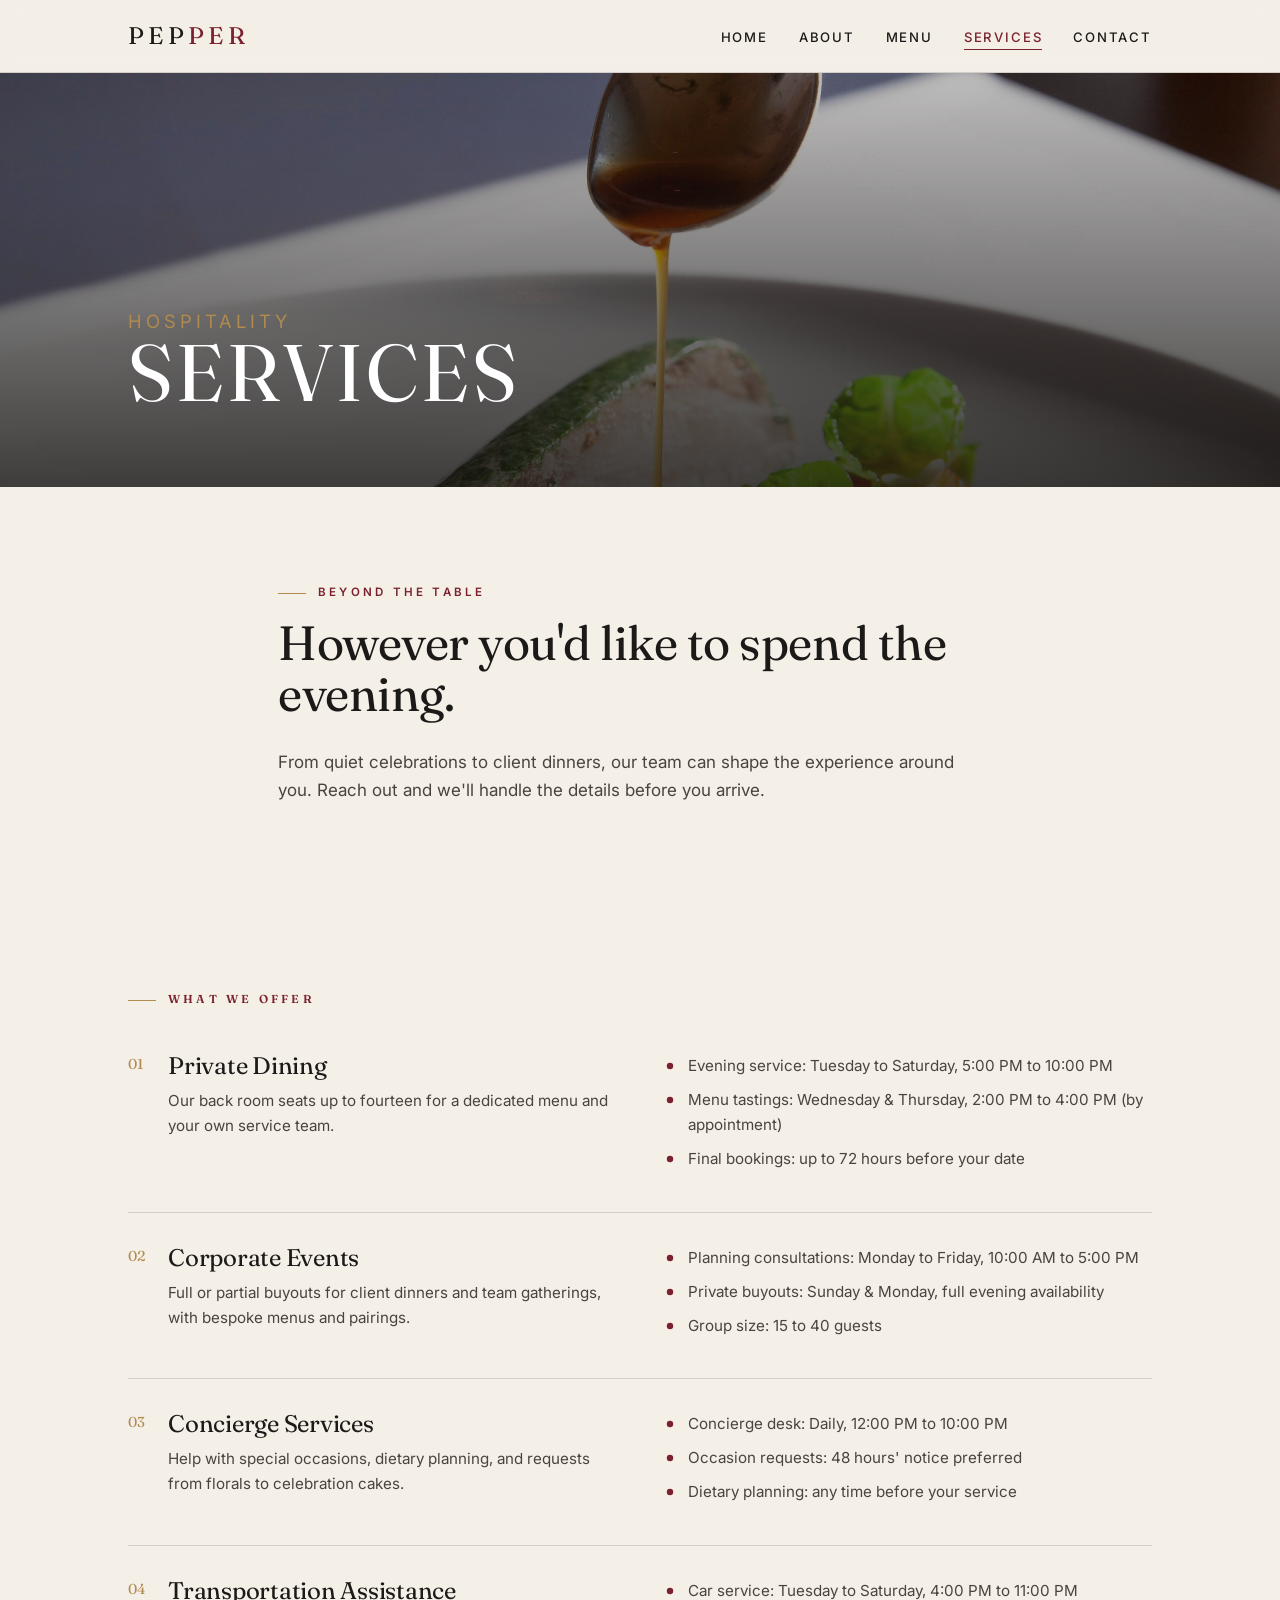
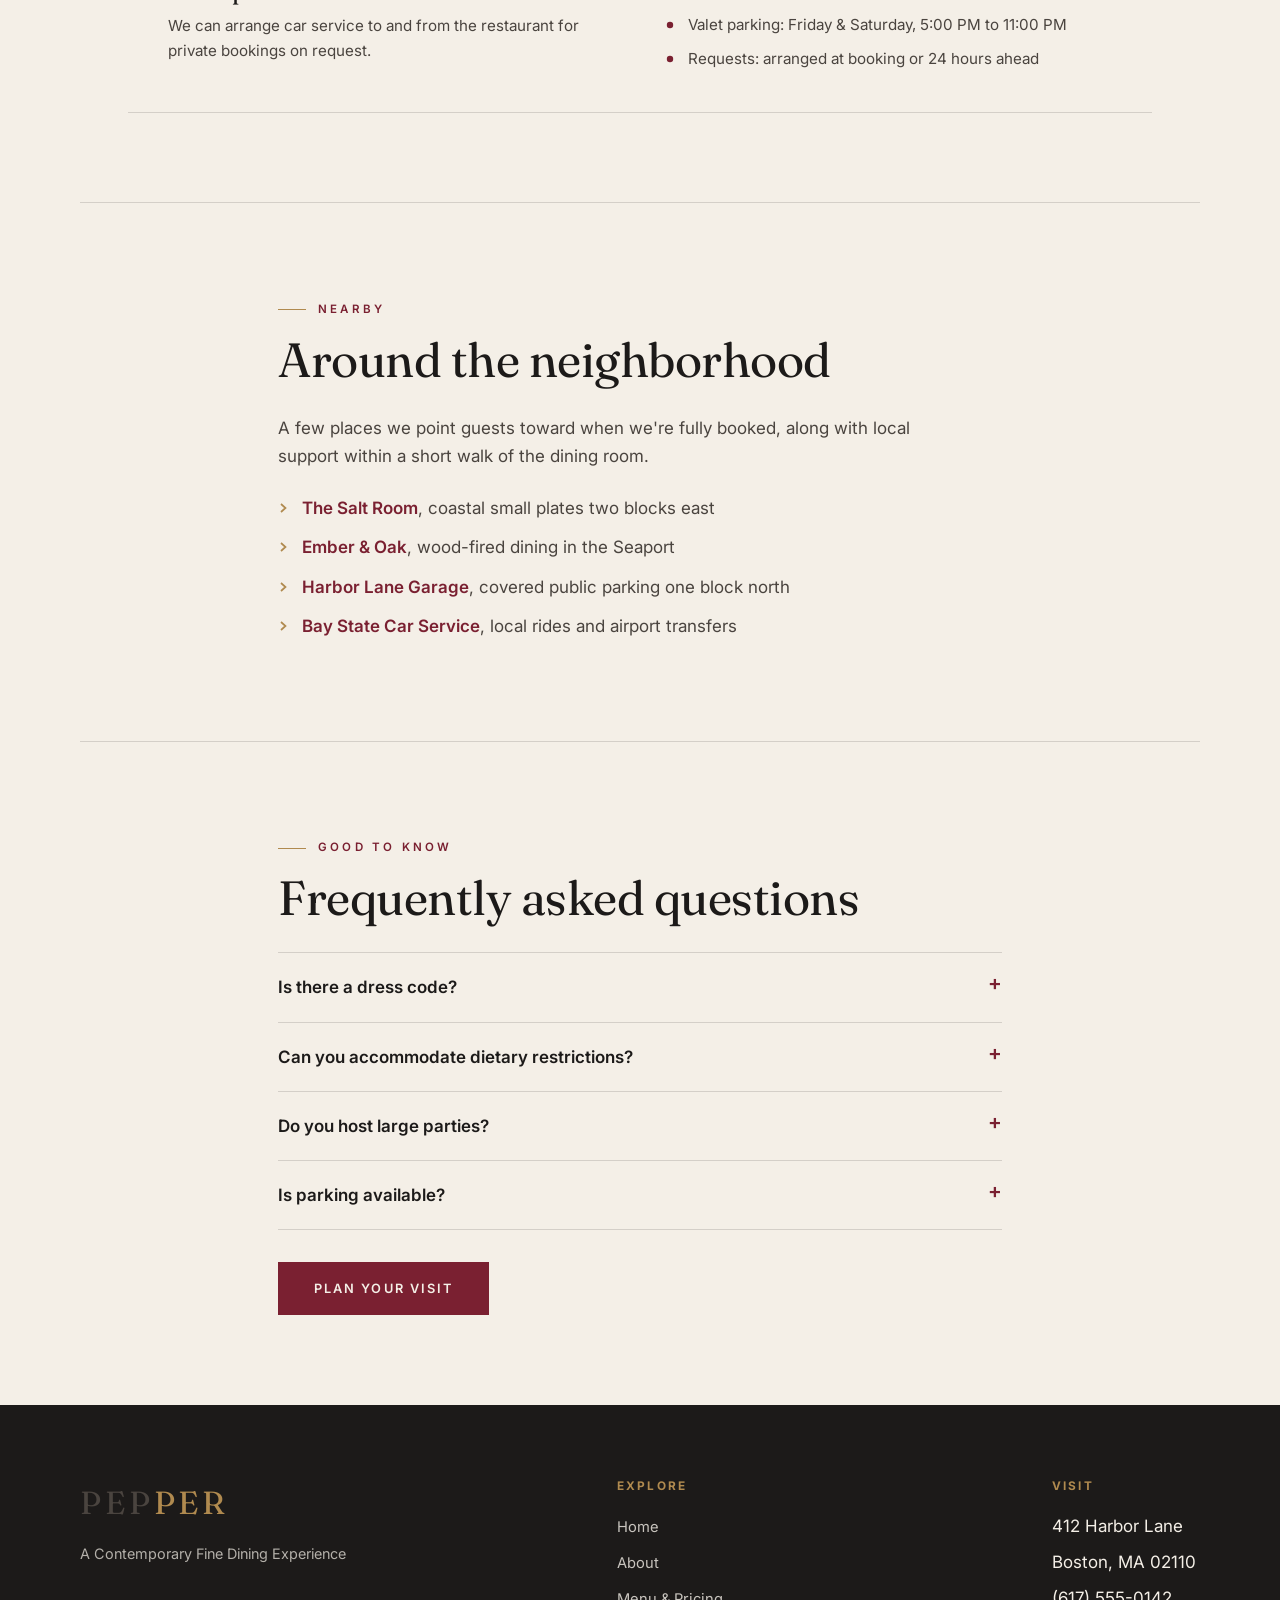
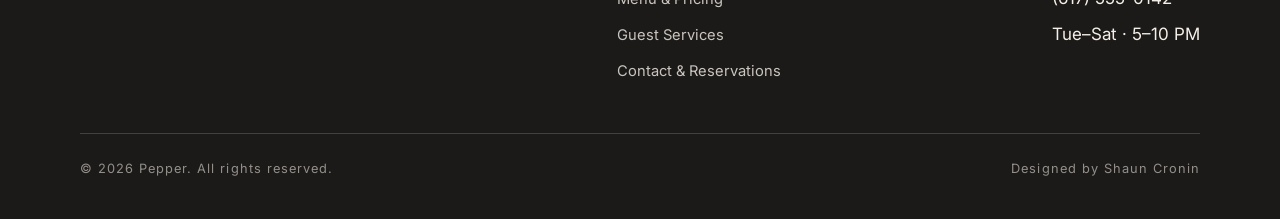
<file: services.html>
<!DOCTYPE html>
<html lang="en">
<head>
  <meta charset="UTF-8">
  <meta name="viewport" content="width=device-width, initial-scale=1.0">
  <meta name="description" content="Pepper guest services: private dining, corporate events, concierge assistance, transportation, and frequently asked questions.">
  <title>Guest Services | Pepper Fine Dining</title>
  <link rel="preconnect" href="https://fonts.googleapis.com">
  <link rel="preconnect" href="https://fonts.gstatic.com" crossorigin>
  <link href="https://fonts.googleapis.com/css2?family=Fraunces:opsz,wght@9..144,400;9..144,500&family=Inter:wght@400;500;600&display=swap" rel="stylesheet">
  <link rel="stylesheet" href="css/styles.css">
</head>
<body>

  <header class="site-head">
    <nav class="nav-inner" aria-label="Primary">
      <a href="index.html" class="brand-mark">Pep<span>per</span></a>
      <ul class="nav-menu">
        <li><a href="index.html">Home</a></li>
        <li><a href="about.html">About</a></li>
        <li><a href="menu.html">Menu</a></li>
        <li><a href="services.html" aria-current="page">Services</a></li>
        <li><a href="contact.html">Contact</a></li>
      </ul>
    </nav>
  </header>

  <main>
    <section class="banner banner--page banner--services" aria-label="Guest services">
      <div class="banner-inner">
        <p class="banner-sub rise">Hospitality</p>
        <h1 class="banner-title rise rise-2">Services</h1>
      </div>
    </section>

    <section class="wrap wrap--tight" aria-labelledby="svc-intro-h">
      <p class="eyebrow">Beyond the Table</p>
      <h2 id="svc-intro-h">However you'd like to spend the evening.</h2>
      <p>From quiet celebrations to client dinners, our team can shape the experience
        around you. Reach out and we'll handle the details before you arrive.</p>
    </section>

    <!-- SERVICES: ordered list of major categories, each with an
         unordered list of specific hours/times (image-styled markers) -->
    <section class="wrap" aria-labelledby="svc-list-h">
      <h2 id="svc-list-h" class="eyebrow" style="font-size:.72rem;">What We Offer</h2>
      <ol class="svc-categories">
        <li class="svc-cat">
          <div class="svc-cat-head">
            <h3>Private Dining</h3>
            <p>Our back room seats up to fourteen for a dedicated menu and your own
              service team.</p>
          </div>
          <ul class="svc-hours">
            <li>Evening service: Tuesday to Saturday, 5:00 PM to 10:00 PM</li>
            <li>Menu tastings: Wednesday &amp; Thursday, 2:00 PM to 4:00 PM (by appointment)</li>
            <li>Final bookings: up to 72 hours before your date</li>
          </ul>
        </li>
        <li class="svc-cat">
          <div class="svc-cat-head">
            <h3>Corporate Events</h3>
            <p>Full or partial buyouts for client dinners and team gatherings, with
              bespoke menus and pairings.</p>
          </div>
          <ul class="svc-hours">
            <li>Planning consultations: Monday to Friday, 10:00 AM to 5:00 PM</li>
            <li>Private buyouts: Sunday &amp; Monday, full evening availability</li>
            <li>Group size: 15 to 40 guests</li>
          </ul>
        </li>
        <li class="svc-cat">
          <div class="svc-cat-head">
            <h3>Concierge Services</h3>
            <p>Help with special occasions, dietary planning, and requests from florals
              to celebration cakes.</p>
          </div>
          <ul class="svc-hours">
            <li>Concierge desk: Daily, 12:00 PM to 10:00 PM</li>
            <li>Occasion requests: 48 hours' notice preferred</li>
            <li>Dietary planning: any time before your service</li>
          </ul>
        </li>
        <li class="svc-cat">
          <div class="svc-cat-head">
            <h3>Transportation Assistance</h3>
            <p>We can arrange car service to and from the restaurant for private
              bookings on request.</p>
          </div>
          <ul class="svc-hours">
            <li>Car service: Tuesday to Saturday, 4:00 PM to 11:00 PM</li>
            <li>Valet parking: Friday &amp; Saturday, 5:00 PM to 11:00 PM</li>
            <li>Requests: arranged at booking or 24 hours ahead</li>
          </ul>
        </li>
      </ol>
    </section>

    <hr class="divider">

    <!-- NEARBY & LOCAL: optional links to nearby dining and local support -->
    <section class="wrap wrap--tight" aria-labelledby="local-h">
      <p class="eyebrow">Nearby</p>
      <h2 id="local-h">Around the neighborhood</h2>
      <p>A few places we point guests toward when we're fully booked, along with local
        support within a short walk of the dining room.</p>
      <ul class="link-list">
        <li><a href="https://www.google.com/maps/search/?api=1&amp;query=restaurants+North+End+Boston"
               target="_blank" rel="noopener">The Salt Room</a>, coastal small plates two blocks east</li>
        <li><a href="https://www.google.com/maps/search/?api=1&amp;query=restaurants+Seaport+Boston"
               target="_blank" rel="noopener">Ember &amp; Oak</a>, wood-fired dining in the Seaport</li>
        <li><a href="https://www.google.com/maps/search/?api=1&amp;query=parking+garage+Boston+waterfront"
               target="_blank" rel="noopener">Harbor Lane Garage</a>, covered public parking one block north</li>
        <li><a href="https://www.google.com/maps/search/?api=1&amp;query=taxi+service+Boston"
               target="_blank" rel="noopener">Bay State Car Service</a>, local rides and airport transfers</li>
      </ul>
    </section>

    <hr class="divider">

    <!-- FAQ -->
    <section class="wrap wrap--tight" aria-labelledby="faq-h">
      <p class="eyebrow">Good to Know</p>
      <h2 id="faq-h">Frequently asked questions</h2>
      <div class="faq">
        <details>
          <summary>Is there a dress code?</summary>
          <p>We suggest smart casual. There is no jacket requirement, but most guests
            dress up a little for the occasion.</p>
        </details>
        <details>
          <summary>Can you accommodate dietary restrictions?</summary>
          <p>Yes. With a day's notice we can adapt the tasting menu for most
            allergies and dietary needs. Just note them when you reserve.</p>
        </details>
        <details>
          <summary>Do you host large parties?</summary>
          <p>The main dining room seats forty. For groups larger than fourteen we
            recommend a private buyout, which our team can arrange by appointment.</p>
        </details>
        <details>
          <summary>Is parking available?</summary>
          <p>Valet is available on weekend evenings. A public garage sits one block
            north on Harbor Lane.</p>
        </details>
      </div>
      <p style="margin-top:2rem;"><a href="contact.html" class="btn">Plan Your Visit</a></p>
    </section>
  </main>

  <footer class="site-foot">
    <div class="foot-inner">
      <div>
        <p class="foot-brand">Pep<span>per</span></p>
        <p style="color:rgba(244,239,231,.7); margin-top:.75rem; font-size:.9rem;">
          A Contemporary Fine Dining Experience</p>
      </div>
      <div class="foot-col">
        <h4>Explore</h4>
        <ul>
          <li><a href="index.html">Home</a></li>
          <li><a href="about.html">About</a></li>
          <li><a href="menu.html">Menu &amp; Pricing</a></li>
          <li><a href="services.html">Guest Services</a></li>
          <li><a href="contact.html">Contact &amp; Reservations</a></li>
        </ul>
      </div>
      <div class="foot-col">
        <h4>Visit</h4>
        <ul>
          <li>412 Harbor Lane</li>
          <li>Boston, MA 02110</li>
          <li>(617) 555-0142</li>
          <li>Tue–Sat · 5–10 PM</li>
        </ul>
      </div>
    </div>
    <div class="foot-base">
      <span>&copy; 2026 Pepper. All rights reserved.</span>
      <span>Designed by Shaun Cronin</span>
    </div>
  </footer>

</body>
</html>
</file>
<file: css/styles.css>
/* ============================================================
   PEPPER — A Contemporary Fine Dining Experience
   Author: Shaun Cronin  |  ITC2400  |  Signature Assignment
   Single external stylesheet for all pages.
   Organized: 1 Tokens · 2 Reset · 3 Type · 4 Header/Nav ·
   5 Banner · 6 Layout · 7 Components · 8 Forms · 9 Footer ·
   10 Animation · 11 Responsive
   ============================================================ */

/* ---------- 1. DESIGN TOKENS ---------- */
:root {
  --paper:    #f4efe7;  /* warm bone background        */
  --paper-2:  #eae2d4;  /* slightly deeper panel tone  */
  --ink:      #1c1a19;  /* espresso near-black text    */
  --ink-soft: #4a443f;  /* muted body text             */
  --claret:   #7a2031;  /* deep wine accent            */
  --sage:     #5f684e;  /* muted olive secondary       */
  --gold:     #b08a4f;  /* restrained hairline accent  */
  --line:     rgba(28,26,25,.15); /* hairline rules     */

  --display: "Fraunces", Georgia, "Times New Roman", serif;
  --body:    "Inter", -apple-system, "Segoe UI", Helvetica, Arial, sans-serif;

  --wrap: 1120px;        /* max content width           */
  --gut: clamp(1.25rem, 4vw, 3rem); /* page gutter      */
}

/* ---------- 2. RESET ---------- */
* { margin: 0; padding: 0; box-sizing: border-box; }
html { scroll-behavior: smooth; }
img { display: block; max-width: 100%; height: auto; }

body {
  background: var(--paper);
  color: var(--ink);
  font-family: var(--body);
  font-size: 1.0625rem;
  line-height: 1.65;
  -webkit-font-smoothing: antialiased;
}

/* ---------- 3. TYPOGRAPHY ---------- */
h1, h2, h3 {
  font-family: var(--display);
  font-weight: 400;
  line-height: 1.05;
  letter-spacing: -0.01em;
}
h2 { font-size: clamp(1.9rem, 4vw, 3rem); margin-bottom: .6em; }
h3 { font-size: clamp(1.3rem, 2.4vw, 1.7rem); margin-bottom: .4em; }
p  { color: var(--ink-soft); max-width: 62ch; }
a  { color: var(--claret); text-decoration: none; }

/* Small-caps utility label — the editorial "eyebrow" */
.eyebrow {
  font-size: .72rem;
  letter-spacing: .28em;
  text-transform: uppercase;
  color: var(--claret);
  font-weight: 600;
  display: inline-block;
  margin-bottom: 1rem;
}
.eyebrow::before {
  content: "";
  display: inline-block;
  width: 28px; height: 1px;
  background: var(--gold);
  vertical-align: middle;
  margin-right: .75rem;
}

/* ---------- 4. HEADER & NAVIGATION ---------- */
.site-head {
  position: sticky;
  top: 0;
  z-index: 50;
  background: rgba(244,239,231,.92);
  backdrop-filter: blur(8px);
  border-bottom: 1px solid var(--line);
}
.nav-inner {
  max-width: var(--wrap);
  margin: 0 auto;
  padding: 1rem var(--gut);
  display: flex;
  align-items: center;
  justify-content: space-between;
}
.brand-mark {
  font-family: var(--display);
  font-size: 1.5rem;
  letter-spacing: .18em;
  color: var(--ink);
  text-transform: uppercase;
}
.brand-mark span { color: var(--claret); }

.nav-menu {
  list-style: none;
  display: flex;
  gap: clamp(1rem, 2.4vw, 2.4rem);
}
.nav-menu a {
  color: var(--ink);
  font-size: .82rem;
  letter-spacing: .14em;
  text-transform: uppercase;
  font-weight: 500;
  padding-bottom: 4px;
  border-bottom: 1px solid transparent;
  transition: border-color .25s ease, color .25s ease;
}
.nav-menu a:hover,
.nav-menu a[aria-current="page"] {
  color: var(--claret);
  border-bottom-color: var(--claret);
}

/* ---------- 5. PAGE BANNER ---------- */
.banner {
  position: relative;
  min-height: 62vh;
  display: flex;
  align-items: flex-end;
  overflow: hidden;
  background-color: var(--ink);
}
.banner::before { /* image layer controlled fully in CSS */
  content: "";
  position: absolute;
  inset: 0;
  background-image: url("../images/hero-plating.jpg");
  background-size: cover;
  background-position: center;
  background-repeat: no-repeat;
  opacity: .85;
  transform: scale(1.04);
  animation: slowZoom 18s ease-out forwards;
}
.banner::after { /* legibility scrim */
  content: "";
  position: absolute;
  inset: 0;
  background: linear-gradient(180deg, rgba(20,18,17,.15) 0%, rgba(20,18,17,.78) 100%);
}
.banner-inner {
  position: relative;
  z-index: 2;
  max-width: var(--wrap);
  width: 100%;
  margin: 0 auto;
  padding: 0 var(--gut) clamp(2.5rem, 6vw, 5rem);
  color: var(--paper);
}
.banner-title {
  font-family: var(--display);
  font-size: clamp(3.2rem, 12vw, 8rem);
  line-height: .92;
  letter-spacing: .04em;
  text-transform: uppercase;
  color: #fff;
}
.banner-sub {
  font-size: clamp(.95rem, 1.6vw, 1.15rem);
  letter-spacing: .22em;
  text-transform: uppercase;
  color: var(--gold);
  margin-top: 1rem;
}
.banner-byline {
  margin-top: .4rem;
  font-size: .78rem;
  letter-spacing: .18em;
  text-transform: uppercase;
  color: rgba(244,239,231,.7);
}

/* Shorter banners for interior pages */
.banner--page { min-height: 46vh; }
.banner--page .banner-title { font-size: clamp(2.4rem, 8vw, 5rem); }

/* Per-page banner backgrounds (image swap via CSS only) */
.banner--about::before  { background-image: url("../images/chef-saucing.jpg"); }
.banner--menu::before   { background-image: url("../images/dessert-raspberry.jpg"); }
.banner--services::before { background-image: url("../images/chef-saucing.jpg"); }
.banner--contact::before  { background-image: url("../images/hero-plating.jpg"); }

/* ---------- 6. LAYOUT ---------- */
main { display: block; }
.wrap {
  max-width: var(--wrap);
  margin: 0 auto;
  padding: clamp(3rem, 7vw, 6rem) var(--gut);
}
.wrap--tight { max-width: 820px; }

.split {
  display: grid;
  grid-template-columns: 1fr 1fr;
  gap: clamp(2rem, 5vw, 4.5rem);
  align-items: center;
}
.split--reverse .split-media { order: 2; }

.divider {
  border: 0;
  height: 1px;
  background: var(--line);
  max-width: var(--wrap);
  margin: 0 auto;
}

/* ---------- 7. COMPONENTS ---------- */
/* Buttons */
.btn {
  display: inline-block;
  font-size: .8rem;
  letter-spacing: .16em;
  text-transform: uppercase;
  font-weight: 600;
  padding: .95rem 2.2rem;
  border: 1px solid var(--claret);
  background: var(--claret);
  color: var(--paper);
  cursor: pointer;
  transition: background .25s ease, color .25s ease, transform .2s ease;
}
.btn:hover { background: transparent; color: var(--claret); }
.btn--ghost {
  background: transparent;
  color: var(--paper);
  border-color: rgba(244,239,231,.6);
}
.btn--ghost:hover { background: var(--paper); color: var(--ink); border-color: var(--paper); }

/* Figure / media with controlled image animation */
figure { position: relative; overflow: hidden; }
figure img {
  width: 100%;
  height: 100%;
  object-fit: cover;
  transition: transform .9s cubic-bezier(.2,.7,.2,1), opacity .4s ease;
}
figure:hover img { transform: scale(1.05); }
figcaption {
  font-size: .76rem;
  letter-spacing: .12em;
  text-transform: uppercase;
  color: var(--ink-soft);
  padding-top: .6rem;
}
.split-media { aspect-ratio: 4 / 5; }

/* Featured experience cards */
.cards {
  display: grid;
  grid-template-columns: repeat(3, 1fr);
  gap: clamp(1.25rem, 3vw, 2.25rem);
  list-style: none;
}
.card {
  background: var(--paper-2);
  padding: 2rem 1.75rem;
  border-top: 2px solid var(--claret);
  transition: transform .3s ease;
}
.card:hover { transform: translateY(-6px); }
.card-num {
  font-family: var(--display);
  font-size: 1.1rem;
  color: var(--gold);
  display: block;
  margin-bottom: .75rem;
}
.card p { font-size: .96rem; }

/* Course list (the tasting menu is a true sequence → numbered) */
.courses { list-style: none; counter-reset: course; }
.courses li {
  counter-increment: course;
  padding: 1.1rem 0;
  border-bottom: 1px solid var(--line);
  display: grid;
  grid-template-columns: auto 1fr auto;
  gap: 1.25rem;
  align-items: baseline;
}
.courses li::before {
  content: counter(course, decimal-leading-zero);
  font-family: var(--display);
  color: var(--gold);
  font-size: .95rem;
}
.courses .course-name { font-weight: 600; color: var(--ink); }
.courses .course-desc { color: var(--ink-soft); font-size: .92rem; }

/* ---------- PRICING TABLE (border-free, responsive) ---------- */
.price-table {
  width: 100%;
  border-collapse: collapse;
  margin-top: 1.5rem;
}
.price-table caption {
  text-align: left;
  font-size: .75rem;
  letter-spacing: .2em;
  text-transform: uppercase;
  color: var(--claret);
  padding-bottom: 1rem;
}
.price-table th,
.price-table td {
  border: none;            /* border-free for easy comparison */
  padding: 1rem 0;
  text-align: left;
  vertical-align: top;
}
.price-table thead th {
  font-size: .72rem;
  letter-spacing: .16em;
  text-transform: uppercase;
  color: var(--ink-soft);
  font-weight: 600;
}
.price-table tbody tr { border-bottom: 1px solid var(--line); }
.price-table .item { font-weight: 600; color: var(--ink); }
.price-table .desc { color: var(--ink-soft); font-size: .92rem; }
.price-table .price {
  text-align: right;
  font-family: var(--display);
  font-size: 1.25rem;
  color: var(--claret);
  white-space: nowrap;
}

/* Aside / pull quote */
.pullquote {
  font-family: var(--display);
  font-size: clamp(1.5rem, 3.4vw, 2.4rem);
  line-height: 1.25;
  color: var(--ink);
  max-width: 22ch;
  border-left: 2px solid var(--claret);
  padding-left: 1.5rem;
}

/* FAQ */
.faq { border-top: 1px solid var(--line); }
.faq details {
  border-bottom: 1px solid var(--line);
  padding: 1.25rem 0;
}
.faq summary {
  cursor: pointer;
  font-weight: 600;
  color: var(--ink);
  list-style: none;
  display: flex;
  justify-content: space-between;
  gap: 1rem;
}
.faq summary::-webkit-details-marker { display: none; }
.faq summary::after { content: "+"; color: var(--claret); font-size: 1.3rem; line-height: 1; }
.faq details[open] summary::after { content: "–"; }
.faq p { margin-top: .85rem; }

/* ---- Services: ordered list of categories ---- */
.svc-categories { list-style: none; counter-reset: cat; }
.svc-cat {
  counter-increment: cat;
  position: relative;
  padding: 2rem 0;
  border-bottom: 1px solid var(--line);
  display: grid;
  grid-template-columns: 1fr 1fr;
  gap: 1.5rem 3rem;
  align-items: start;
}
.svc-cat::before { /* leading-zero category number */
  content: counter(cat, decimal-leading-zero);
  position: absolute;
  top: 2rem;
  left: 0;
  font-family: var(--display);
  font-size: .9rem;
  color: var(--gold);
}
.svc-cat-head { padding-left: 2.5rem; }
.svc-cat-head h3 { font-size: 1.5rem; }
.svc-cat-head p { font-size: .95rem; }

/* Nested hours — image-styled unordered list (peppercorn marker) */
.svc-hours {
  list-style-image: url("data:image/svg+xml,%3Csvg xmlns='http://www.w3.org/2000/svg' width='12' height='12'%3E%3Ccircle cx='6' cy='7' r='3.2' fill='%237a2031'/%3E%3C/svg%3E");
  padding-left: 1.2rem;
}
.svc-hours li {
  margin-bottom: .55rem;
  padding-left: .3rem;
  color: var(--ink-soft);
  font-size: .95rem;
}

/* Nearby / local links — image-styled unordered list (gold chevron) */
.link-list {
  list-style-image: url("data:image/svg+xml,%3Csvg xmlns='http://www.w3.org/2000/svg' width='12' height='12'%3E%3Cpath d='M3 2l4.5 4L3 10' fill='none' stroke='%23b08a4f' stroke-width='1.7'/%3E%3C/svg%3E");
  padding-left: 1.2rem;
  margin-top: 1.5rem;
}
.link-list li {
  margin-bottom: .7rem;
  padding-left: .3rem;
  color: var(--ink-soft);
}
.link-list a { font-weight: 600; }
.link-list a:hover { text-decoration: underline; }

/* ---------- 8. FORMS ---------- */
.form-grid {
  display: grid;
  grid-template-columns: 1fr 1fr;
  gap: 1.25rem 1.5rem;
}
.field { display: flex; flex-direction: column; }
.field--full { grid-column: 1 / -1; }
.field label {
  font-size: .74rem;
  letter-spacing: .14em;
  text-transform: uppercase;
  color: var(--ink-soft);
  margin-bottom: .5rem;
  font-weight: 600;
}
.field input,
.field select,
.field textarea {
  font-family: var(--body);
  font-size: 1rem;
  color: var(--ink);
  background: var(--paper-2);
  border: 1px solid transparent;
  border-bottom: 1px solid var(--line);
  padding: .85rem 1rem;
  transition: border-color .2s ease, background .2s ease;
}
.field input:focus,
.field select:focus,
.field textarea:focus {
  outline: none;
  border-color: var(--claret);
  background: #fff;
}
.field textarea { resize: vertical; min-height: 120px; }
.field .optional { color: var(--ink-soft); font-weight: 400; letter-spacing: 0; text-transform: none; }

/* Native HTML5 validation feedback — only after the guest interacts */
.field input:user-invalid,
.field select:user-invalid {
  border-color: var(--claret);
  background: #fff;
}
.field input:user-valid,
.field select:user-valid {
  border-bottom-color: var(--sage);
}
.error-msg { color: var(--claret); font-size: .8rem; margin-top: .35rem; min-height: 1em; }
.form-note { font-size: .85rem; color: var(--ink-soft); margin-top: 1rem; }
.form-success {
  background: var(--sage);
  color: var(--paper);
  padding: 1rem 1.25rem;
  margin-top: 1.5rem;
  display: none;
}
.form-success.show { display: block; }

/* Info blocks on contact page */
.info-grid {
  display: grid;
  grid-template-columns: repeat(3, 1fr);
  gap: 2rem;
  margin-top: 2rem;
}
.info-grid h3 { font-size: 1.1rem; }
.info-grid p { font-size: .95rem; }

/* ---------- 9. FOOTER ---------- */
.site-foot {
  background: var(--ink);
  color: var(--paper);
  padding: clamp(3rem, 6vw, 4.5rem) var(--gut) 2.5rem;
}
.foot-inner {
  max-width: var(--wrap);
  margin: 0 auto;
  display: flex;
  flex-wrap: wrap;
  justify-content: space-between;
  gap: 2rem;
}
.foot-brand { font-family: var(--display); font-size: 2rem; letter-spacing: .12em; text-transform: uppercase; }
.foot-brand span { color: var(--gold); }
.foot-col h4 {
  font-size: .74rem;
  letter-spacing: .18em;
  text-transform: uppercase;
  color: var(--gold);
  margin-bottom: 1rem;
}
.foot-col ul { list-style: none; }
.foot-col li { margin-bottom: .5rem; }
.foot-col a { color: rgba(244,239,231,.8); font-size: .92rem; }
.foot-col a:hover { color: #fff; }
.foot-base {
  max-width: var(--wrap);
  margin: 2.5rem auto 0;
  padding-top: 1.5rem;
  border-top: 1px solid rgba(244,239,231,.18);
  font-size: .8rem;
  letter-spacing: .08em;
  color: rgba(244,239,231,.55);
  display: flex;
  flex-wrap: wrap;
  justify-content: space-between;
  gap: .5rem;
}

/* ---------- 10. ANIMATION ---------- */
@keyframes slowZoom { to { transform: scale(1); } }
@keyframes riseIn {
  from { opacity: 0; transform: translateY(24px); }
  to   { opacity: 1; transform: translateY(0); }
}
.rise { animation: riseIn .9s cubic-bezier(.2,.7,.2,1) both; }
.rise-2 { animation-delay: .15s; }
.rise-3 { animation-delay: .3s; }

/* ---------- 11. RESPONSIVE ---------- */
@media (max-width: 900px) {
  .cards { grid-template-columns: 1fr 1fr; }
  .info-grid { grid-template-columns: 1fr 1fr; }
  .split { grid-template-columns: 1fr; }
  .split--reverse .split-media { order: 0; }
  .pullquote { max-width: none; }
  .svc-cat { grid-template-columns: 1fr; gap: 1rem; }
  .svc-hours { padding-left: 2.5rem; }
}

@media (max-width: 640px) {
  .nav-inner { flex-direction: column; gap: .85rem; }
  .nav-menu { flex-wrap: wrap; justify-content: center; gap: .85rem 1.25rem; }
  .cards { grid-template-columns: 1fr; }
  .info-grid { grid-template-columns: 1fr; }
  .form-grid { grid-template-columns: 1fr; }
  .courses li { grid-template-columns: auto 1fr; }
  .courses .course-price { grid-column: 2; text-align: left; color: var(--claret); }
  .price-table thead { display: none; }
  .price-table tbody tr { display: grid; padding: 1rem 0; }
  .price-table td { padding: .15rem 0; }
  .price-table .price { text-align: left; }
}

/* ---------- ACCESSIBILITY ---------- */
:focus-visible { outline: 2px solid var(--claret); outline-offset: 3px; }
@media (prefers-reduced-motion: reduce) {
  *, *::before, *::after { animation: none !important; transition: none !important; }
  html { scroll-behavior: auto; }
}
</file>
